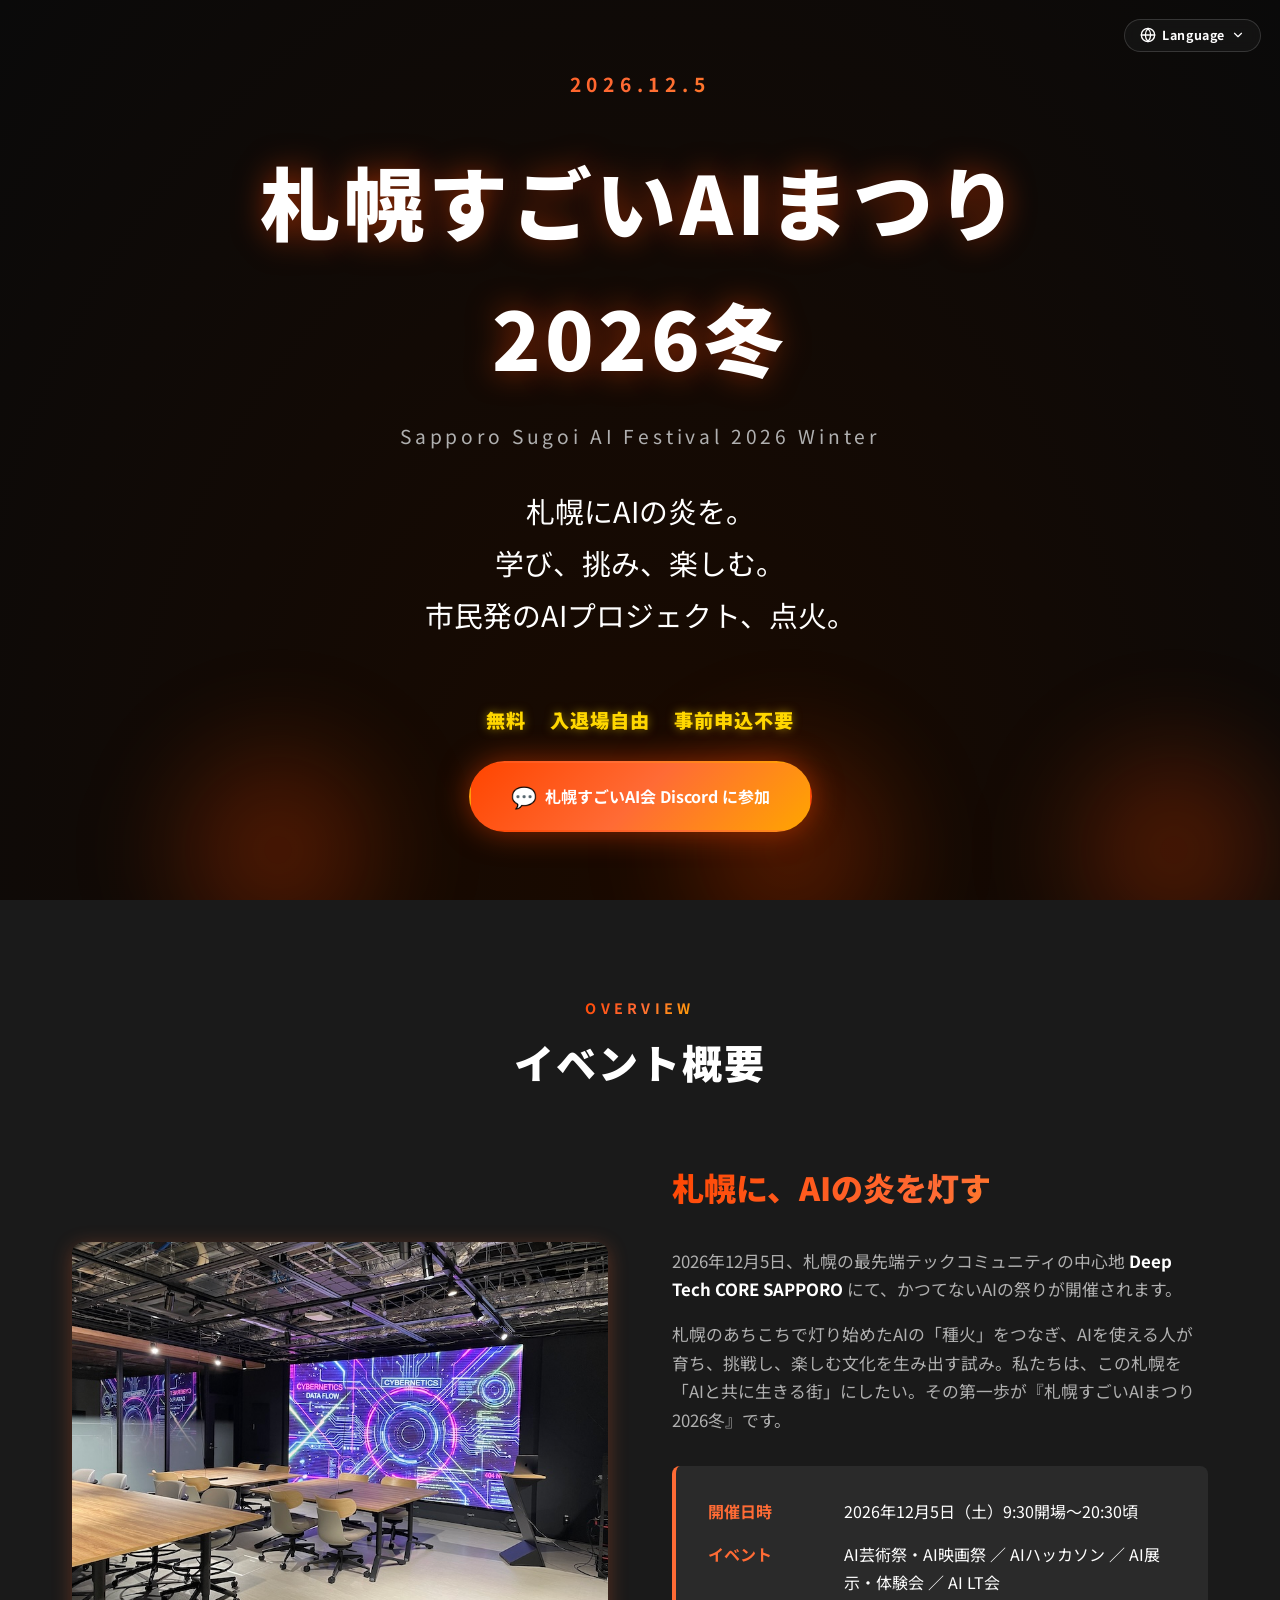
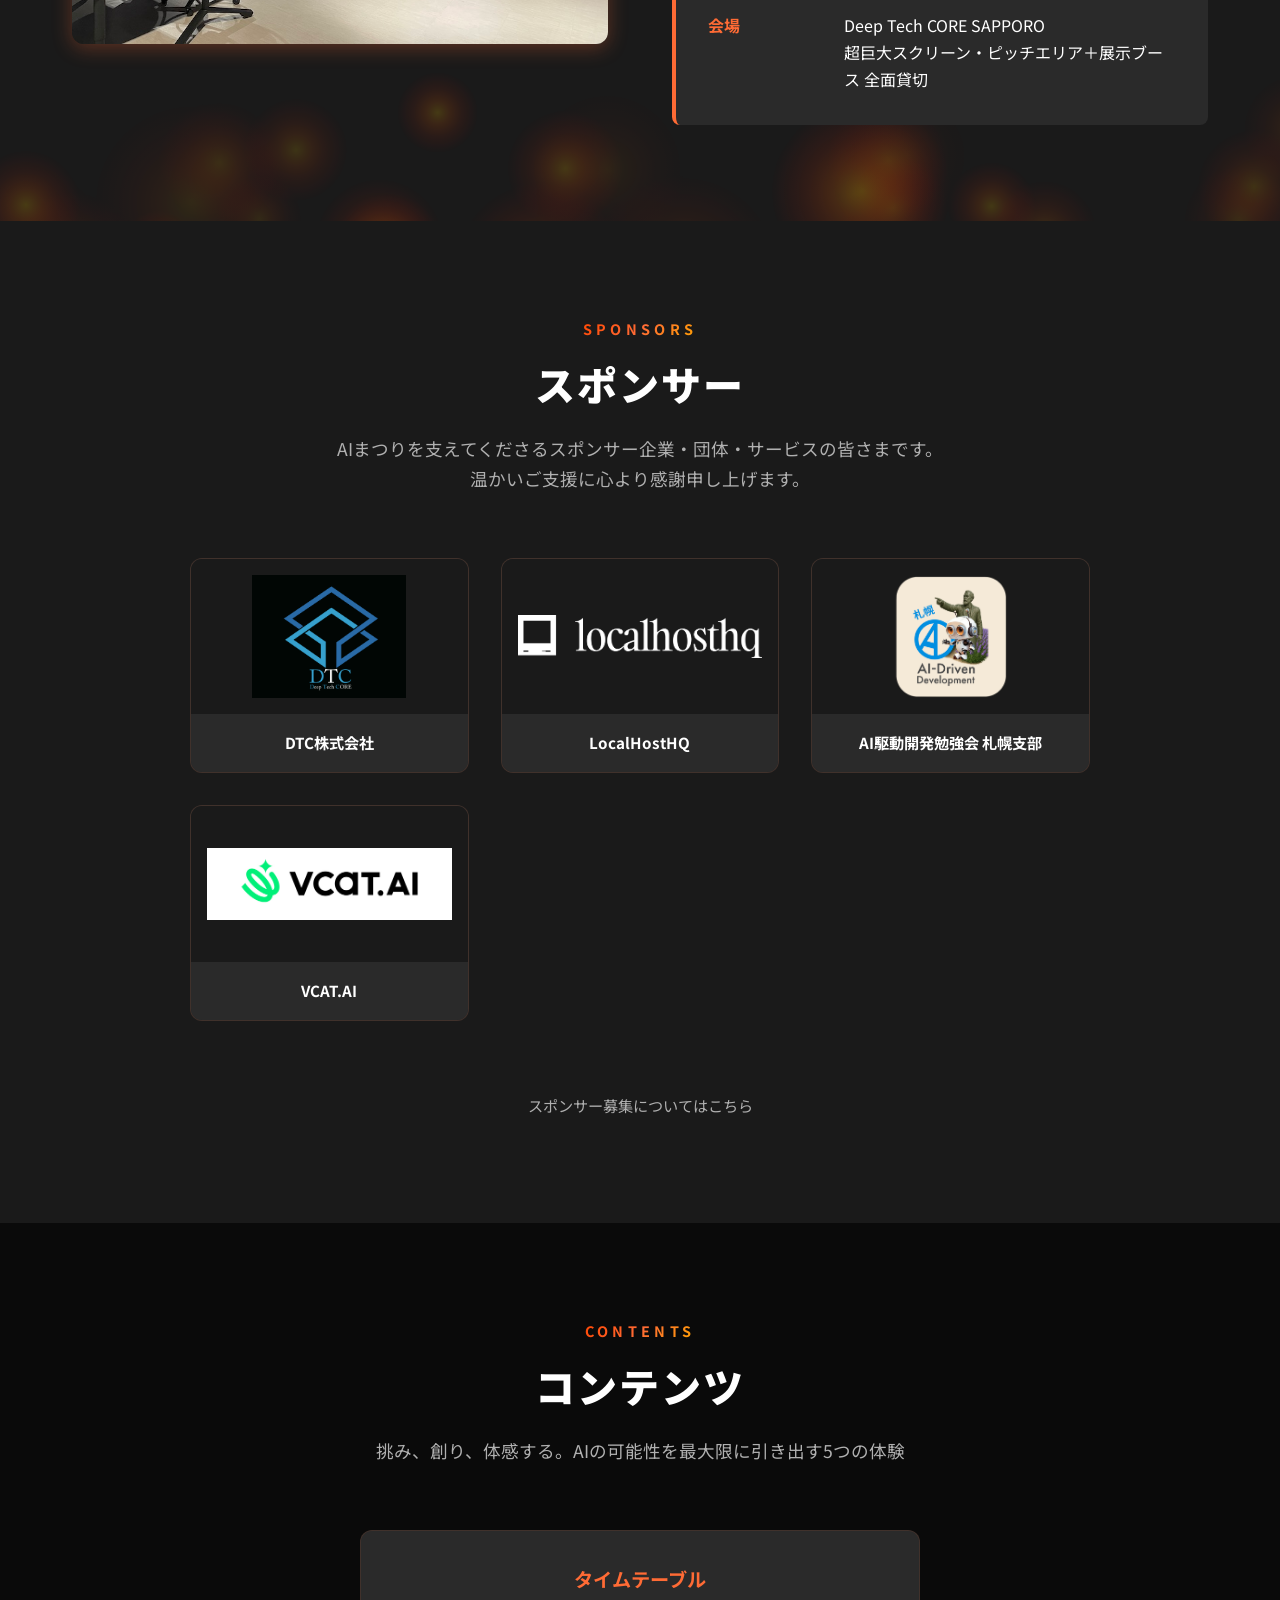
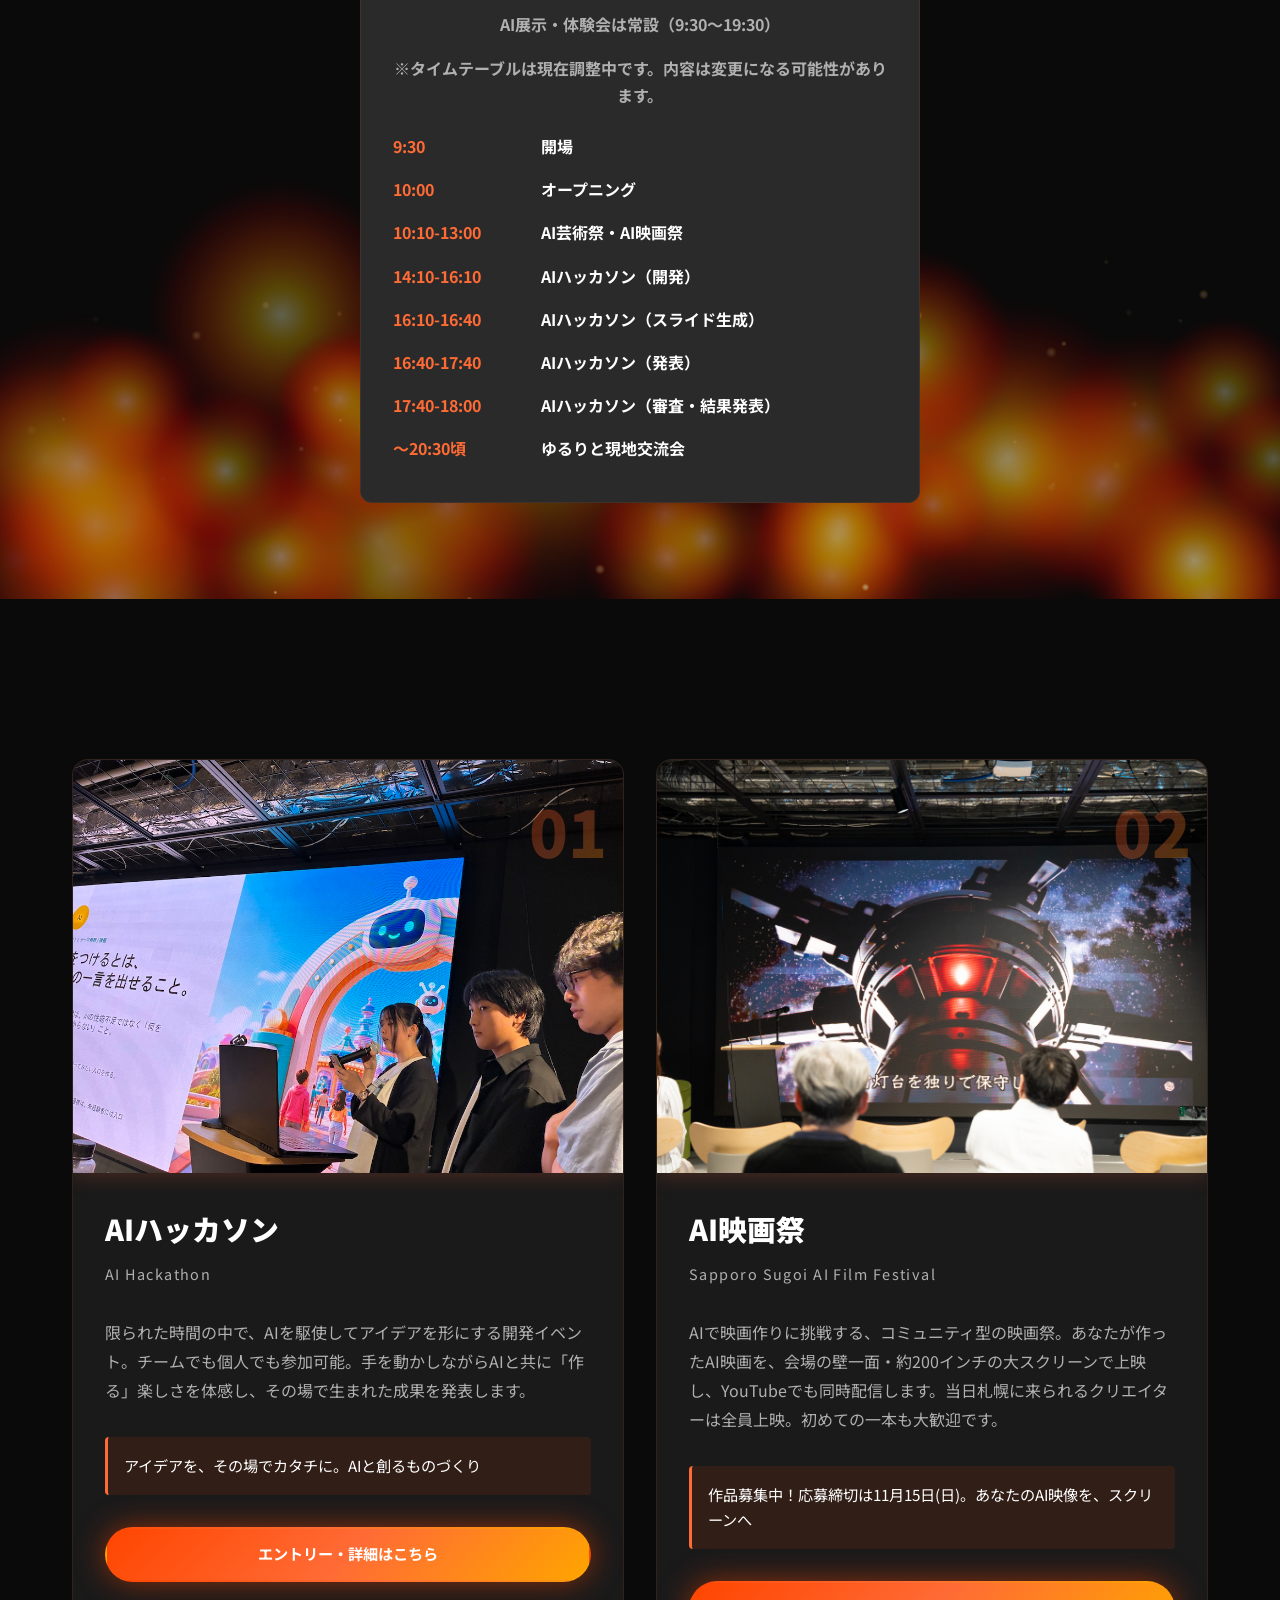
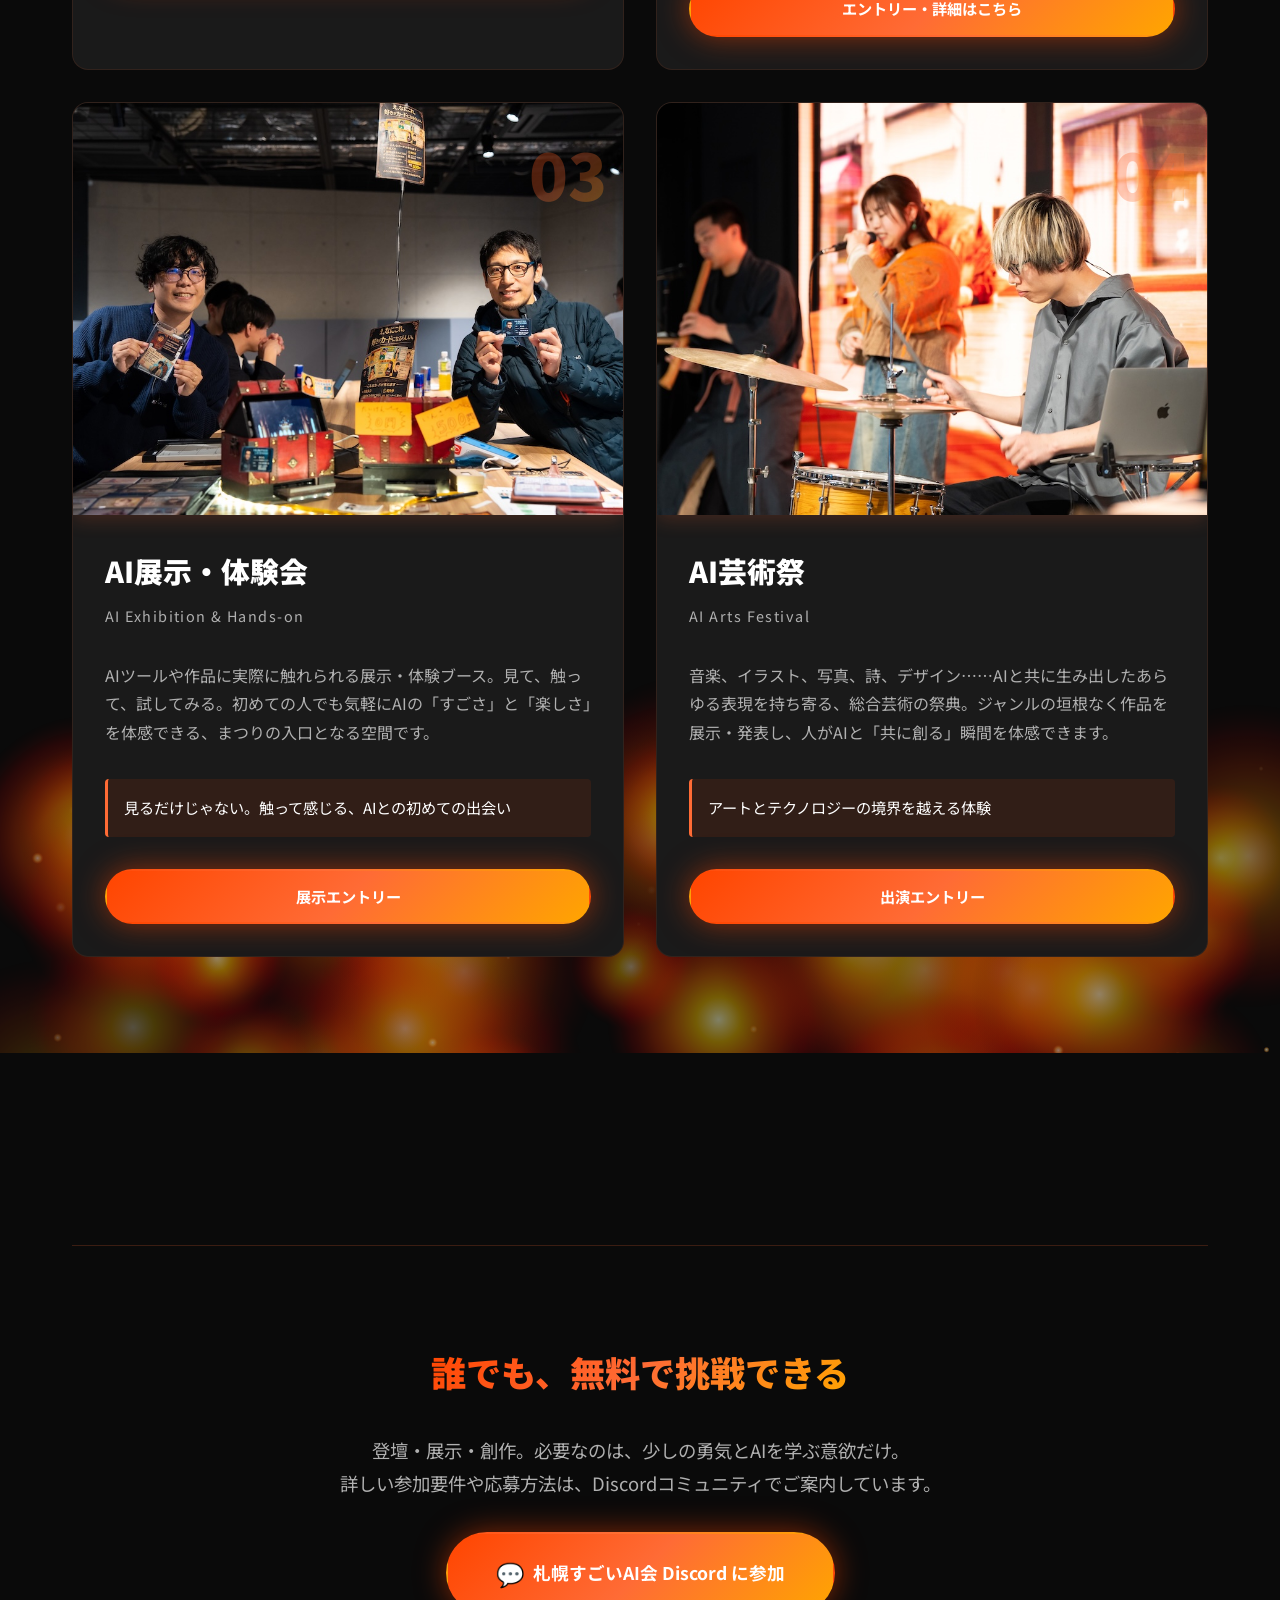
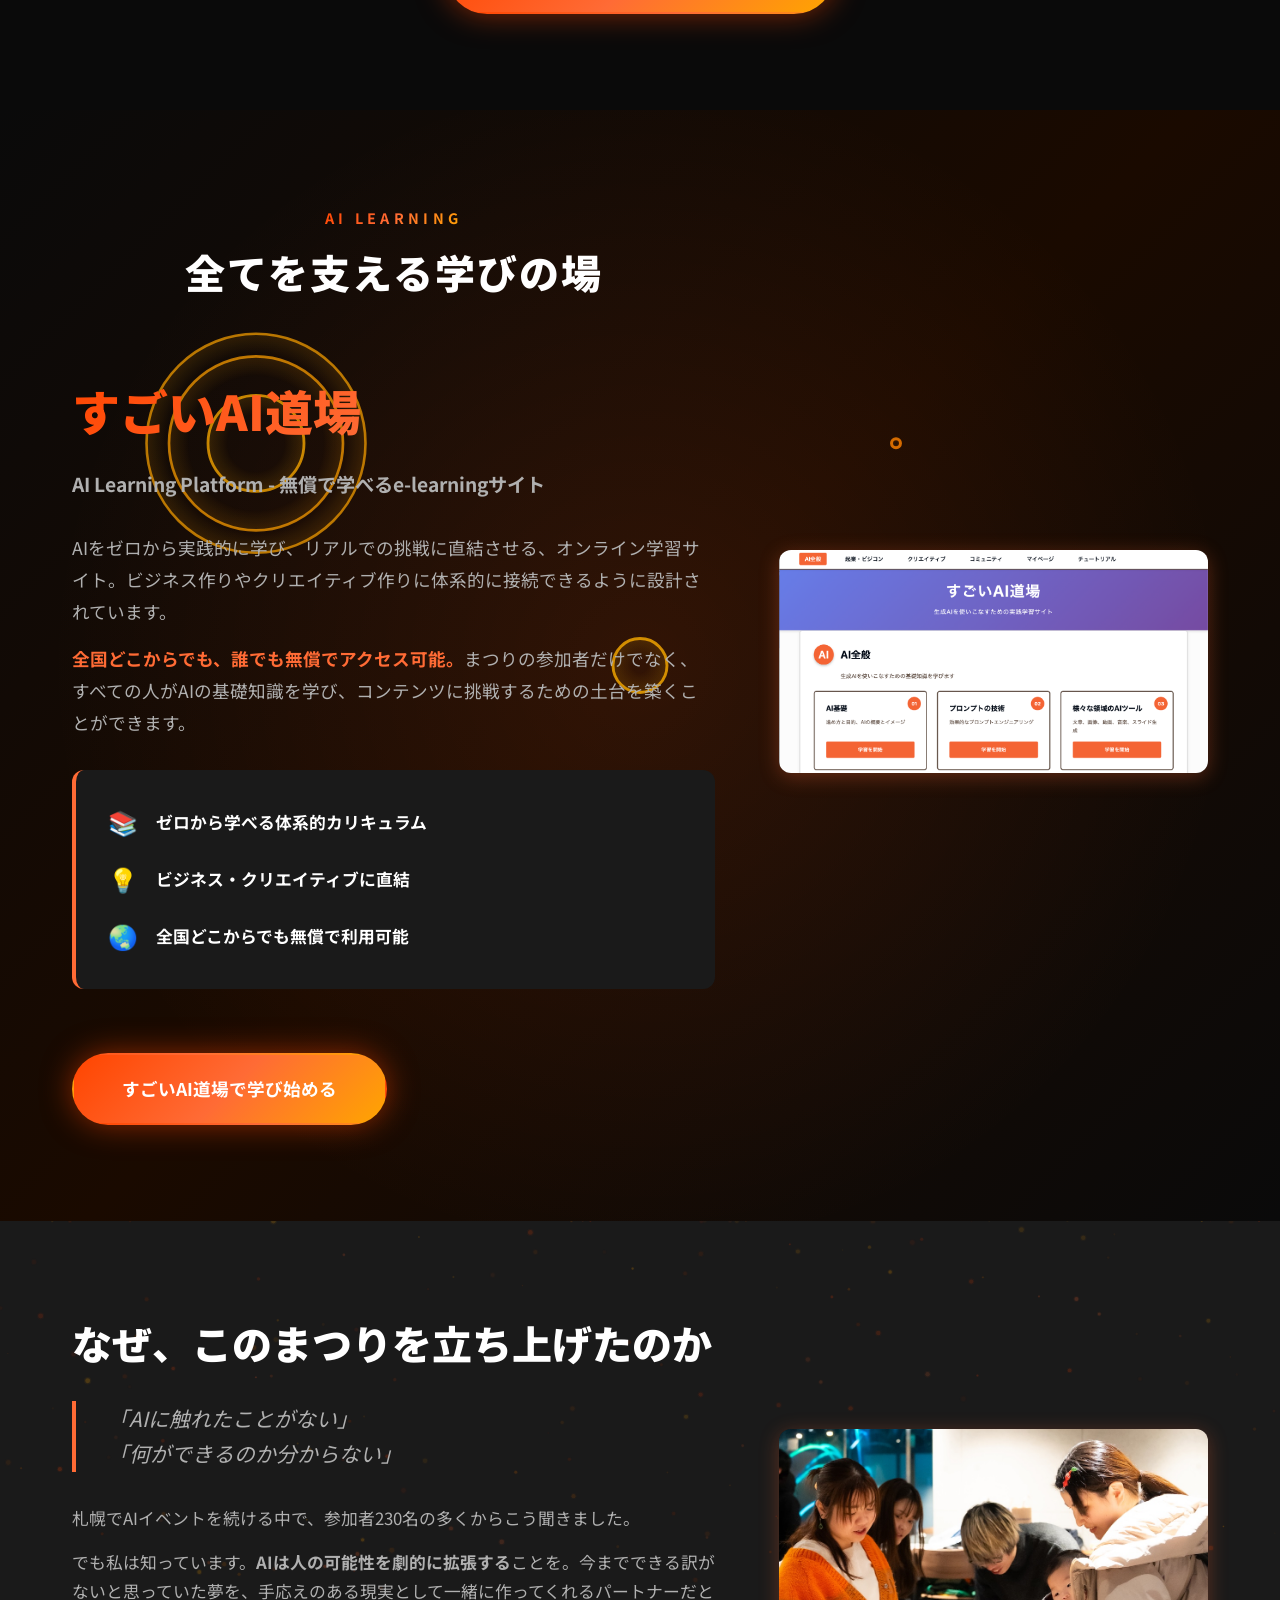
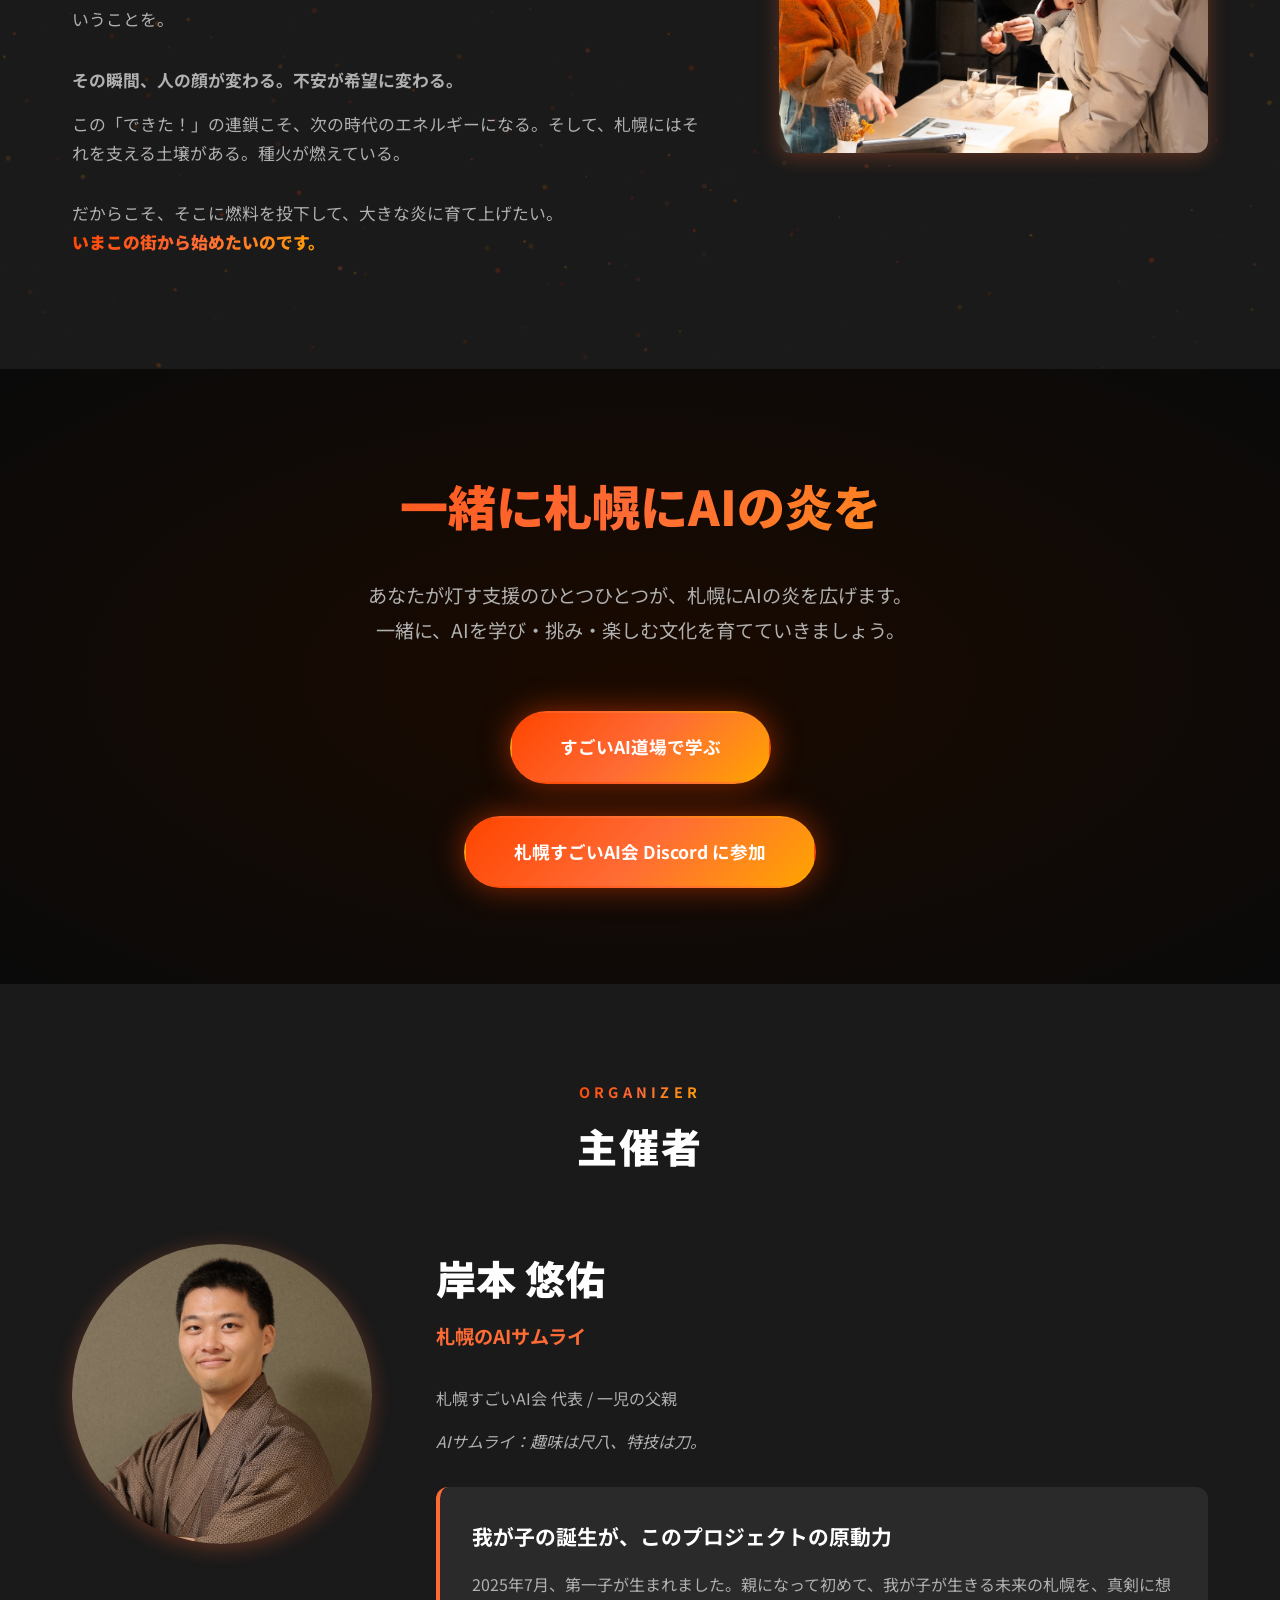
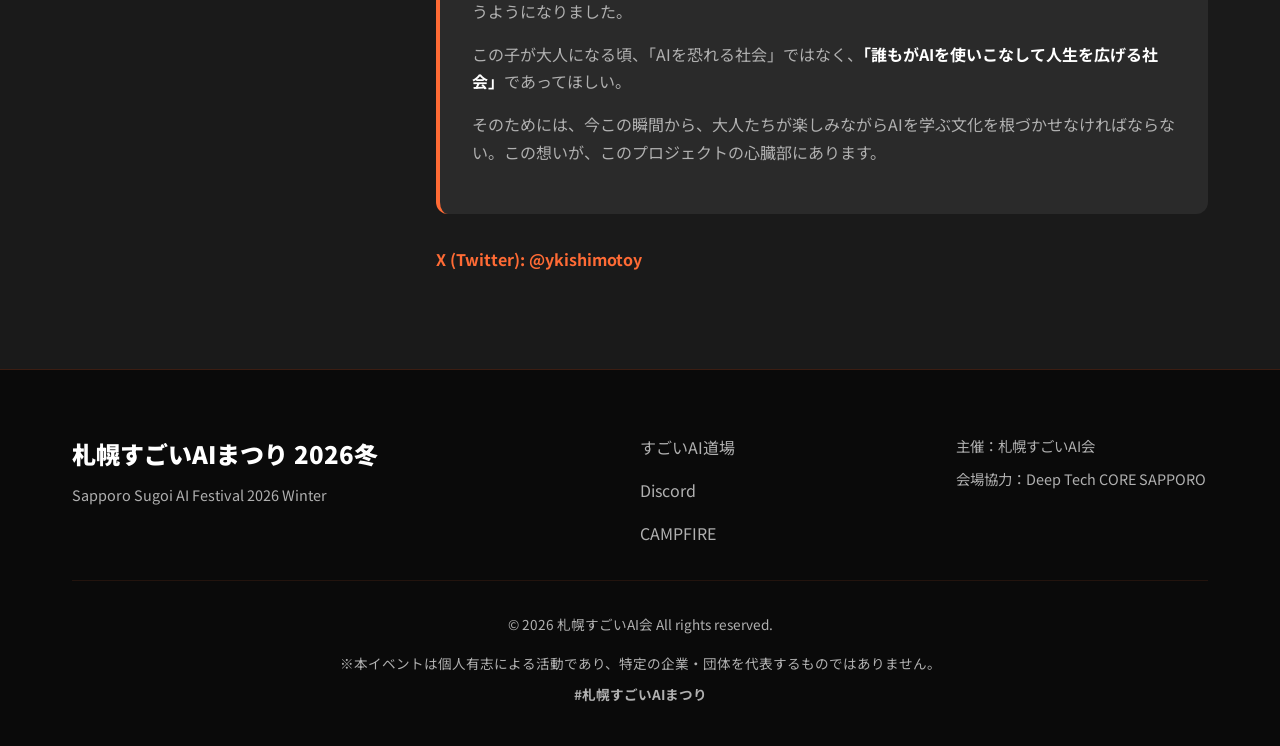
<file: index.html>
<!DOCTYPE html>
<html lang="ja">
<head>
    <meta charset="UTF-8">
    <meta name="viewport" content="width=device-width, initial-scale=1.0">
    <title>札幌すごいAIまつり 2026冬 | 2026.12.5 開催</title>
    <meta name="description" content="2026年12月5日、札幌にAIの炎を。学び、挑み、楽しむ。市民発のAIプロジェクト、点火。">
    <!-- OGP Tags for Zenn and Social Media -->
    <meta property="og:title" content="札幌すごいAIまつり 2026冬 | 2026.12.5 開催">
    <meta property="og:description" content="2026年12月5日、札幌にAIの炎を。学び、挑み、楽しむ。市民発のAIプロジェクト、点火。">
    <meta property="og:type" content="website">
    <meta property="og:url" content="https://matsuri.sugoiai.org/">
    <meta property="og:site_name" content="札幌すごいAIまつり 2026冬">
    <meta property="og:image" content="https://matsuri.sugoiai.org/images/fire.png">
    <meta property="og:image:width" content="500">
    <meta property="og:image:height" content="500">
    <meta property="og:locale" content="ja_JP">
    <!-- Twitter Card Tags -->
    <meta name="twitter:card" content="summary">
    <meta name="twitter:title" content="札幌すごいAIまつり 2026冬 | 2026.12.5 開催">
    <meta name="twitter:description" content="2026年12月5日、札幌にAIの炎を。学び、挑み、楽しむ。市民発のAIプロジェクト、点火。">
    <meta name="twitter:image" content="https://matsuri.sugoiai.org/images/fire.png">
    <!-- Favicon -->
    <link rel="icon" type="image/png" href="images/fire.png">
    <link rel="apple-touch-icon" href="images/fire.png">
    <link rel="stylesheet" href="style.css">
    <link rel="preconnect" href="https://fonts.googleapis.com">
    <link rel="preconnect" href="https://fonts.gstatic.com" crossorigin>
    <link href="https://fonts.googleapis.com/css2?family=Noto+Sans+JP:wght@400;700;900&display=swap" rel="stylesheet">
</head>
<body>
    <!-- Hero Section -->
    <section id="hero" class="hero">
        <div class="hero-background">
            <div class="flame-particle"></div>
            <div class="flame-particle"></div>
            <div class="flame-particle"></div>
        </div>
        <!-- 言語切替（heroに対して絶対配置：Languageボタン → プルダウン） -->
        <div class="lang-switcher" id="langSwitcher">
            <button type="button" class="lang-toggle" id="langToggle" aria-haspopup="true" aria-expanded="false" aria-controls="langMenu" aria-label="Language">
                <svg class="lang-toggle-icon" viewBox="0 0 24 24" width="16" height="16" aria-hidden="true" fill="none" stroke="currentColor" stroke-width="2" stroke-linecap="round" stroke-linejoin="round"><circle cx="12" cy="12" r="10"/><path d="M2 12h20"/><path d="M12 2a15.3 15.3 0 0 1 4 10 15.3 15.3 0 0 1-4 10 15.3 15.3 0 0 1-4-10 15.3 15.3 0 0 1 4-10z"/></svg>
                <span class="lang-toggle-label">Language</span>
                <svg class="lang-toggle-chevron" viewBox="0 0 24 24" width="14" height="14" aria-hidden="true" fill="none" stroke="currentColor" stroke-width="2" stroke-linecap="round" stroke-linejoin="round"><path d="m6 9 6 6 6-6"/></svg>
            </button>
            <ul class="lang-menu" id="langMenu" role="menu" aria-label="Language">
                <li role="none"><button type="button" class="lang-btn active" data-lang="ja" role="menuitemradio" aria-checked="true">日本語</button></li>
                <li role="none"><button type="button" class="lang-btn" data-lang="en" role="menuitemradio" aria-checked="false">English</button></li>
                <li role="none"><button type="button" class="lang-btn" data-lang="zh" role="menuitemradio" aria-checked="false">中文</button></li>
                <li role="none"><button type="button" class="lang-btn" data-lang="fr" role="menuitemradio" aria-checked="false">Français</button></li>
                <li role="none"><button type="button" class="lang-btn" data-lang="de" role="menuitemradio" aria-checked="false">Deutsch</button></li>
            </ul>
        </div>
        <div class="container hero-content">
            <div class="hero-date">2026.12.5</div>
            <h1 class="hero-title">
                <span class="title-main" data-i18n="hero.title_main">札幌すごいAIまつり<br>2026冬</span>
                <span class="title-sub" data-i18n="hero.title_sub">Sapporo Sugoi AI Festival 2026 Winter</span>
            </h1>
            <p class="hero-tagline" data-i18n="hero.tagline">札幌にAIの炎を。<br>学び、挑み、楽しむ。<br>市民発のAIプロジェクト、点火。</p>
            <div class="hero-info-badge">
                <span data-i18n="hero.badge1">無料</span>
                <span data-i18n="hero.badge2">入退場自由</span>
                <span data-i18n="hero.badge3">事前申込不要</span>
            </div>
            <div class="hero-cta">
                <a href="https://discord.gg/Ve2tQeN7cw" target="_blank" rel="noopener noreferrer" class="btn btn-primary">
                    <span class="btn-icon">💬</span>
                    <span class="btn-text" data-i18n="btn.discord">札幌すごいAI会 Discord に参加</span>
                </a>
            </div>
        </div>
    </section>

    <!-- Event Overview -->
    <section id="overview" class="section overview">
        <canvas id="flameCanvas" class="flame-canvas"></canvas>
        <div class="container">
            <div class="section-header">
                <h2 class="section-title">
                    <span class="title-en">OVERVIEW</span>
                    <span class="title-ja" data-i18n="overview.title">イベント概要</span>
                </h2>
            </div>
            <div class="overview-content">
                <div class="overview-main">
                    <img src="images/DTC.JPG" alt="Deep Tech CORE SAPPORO 会場" class="venue-image">
                    <div class="overview-text">
                        <h3 class="overview-subtitle" data-i18n="overview.subtitle">札幌に、AIの炎を灯す</h3>
                        <p data-i18n="overview.p1">2026年12月5日、札幌の最先端テックコミュニティの中心地 <strong>Deep Tech CORE SAPPORO</strong> にて、かつてないAIの祭りが開催されます。</p>
                        <p data-i18n="overview.p2">札幌のあちこちで灯り始めたAIの「種火」をつなぎ、AIを使える人が育ち、挑戦し、楽しむ文化を生み出す試み。私たちは、この札幌を「AIと共に生きる街」にしたい。その第一歩が『札幌すごいAIまつり 2026冬』です。</p>
                        <div class="event-info">
                            <div class="info-item">
                                <div class="info-label" data-i18n="overview.date_label">開催日時</div>
                                <div class="info-value" data-i18n="overview.date_value">2026年12月5日（土）9:30開場〜20:30頃</div>
                            </div>
                            <div class="info-item">
                                <div class="info-label" data-i18n="overview.event_label">イベント</div>
                                <div class="info-value" data-i18n="overview.event_value">AI芸術祭・AI映画祭 ／ AIハッカソン ／ AI展示・体験会 ／ AI LT会</div>
                            </div>
                            <div class="info-item">
                                <div class="info-label" data-i18n="overview.venue_label">会場</div>
                                <div class="info-value" data-i18n="overview.venue_value">Deep Tech CORE SAPPORO<br>超巨大スクリーン・ピッチエリア＋展示ブース 全面貸切</div>
                            </div>
                        </div>
                    </div>
                </div>
            </div>
        </div>
    </section>

    <!-- Sponsors Section -->
    <section id="sponsors" class="section sponsors">
        <div class="container">
            <div class="section-header">
                <h2 class="section-title">
                    <span class="title-en">SPONSORS</span>
                    <span class="title-ja" data-i18n="sponsors.title">スポンサー</span>
                </h2>
                <p class="section-description" data-i18n="sponsors.description">AIまつりを支えてくださるスポンサー企業・団体・サービスの皆さまです。<br>温かいご支援に心より感謝申し上げます。</p>
            </div>
            <div class="sponsors-grid">
                <!--
                <a href="https://www.nttd-mse.com/" target="_blank" rel="noopener" class="sponsor-card">
                    <div class="sponsor-logo">
                        <img src="images/NTTDMSE_logo.png" alt="株式会社NTTデータMSE">
                    </div>
                    <div class="sponsor-name" data-i18n="sponsor.nttdmse">株式会社NTTデータMSE</div>
                </a>
                -->
                <!--
                <a href="https://www.hp.com/jp-ja/home.html" target="_blank" rel="noopener" class="sponsor-card">
                    <div class="sponsor-logo">
                        <img src="images/HP.png" alt="株式会社日本HP">
                    </div>
                    <div class="sponsor-name" data-i18n="sponsor.hpjapan">株式会社日本HP</div>
                </a>
                -->
                <!--
                <a href="https://eques.co.jp" target="_blank" rel="noopener" class="sponsor-card">
                    <div class="sponsor-logo">
                        <img src="images/eques.png" alt="株式会社EQUES">
                    </div>
                    <div class="sponsor-name" data-i18n="sponsor.eques">株式会社EQUES</div>
                </a>
                -->
                <div class="sponsor-card">
                    <div class="sponsor-logo">
                        <img src="images/DTC_logo.png" alt="DTC株式会社">
                    </div>
                    <div class="sponsor-name" data-i18n="sponsor.dtc">DTC株式会社</div>
                </div>
                <a href="https://www.localhosthq.com/" target="_blank" rel="noopener" class="sponsor-card">
                    <div class="sponsor-logo">
                        <img src="images/localhosthq.png" alt="LocalHostHQ">
                    </div>
                    <div class="sponsor-name">LocalHostHQ</div>
                </a>
                <!--
                <a href="https://hanamii.jp" target="_blank" rel="noopener" class="sponsor-card">
                    <div class="sponsor-logo">
                        <img src="images/hanamii.png" alt="hanamii">
                    </div>
                    <div class="sponsor-name">hanamii</div>
                </a>
                -->
                <a href="https://aid.connpass.com/" target="_blank" rel="noopener" class="sponsor-card">
                    <div class="sponsor-logo">
                        <img src="images/aiddsapporo.png" alt="AI駆動開発勉強会 札幌支部">
                    </div>
                    <div class="sponsor-name">AI駆動開発勉強会 札幌支部</div>
                </a>
                <a href="https://vcat.ai/" target="_blank" rel="noopener" class="sponsor-card">
                    <div class="sponsor-logo">
                        <img src="images/vcatai.jpg" alt="VCAT.AI">
                    </div>
                    <div class="sponsor-name">VCAT.AI</div>
                </a>
                <!--
                <div class="sponsor-card">
                    <div class="sponsor-logo">
                        <span data-i18n="sponsor.sapporo_logo">札幌市</span>
                    </div>
                    <div class="sponsor-name" data-i18n="sponsor.sapporo">後援：札幌市</div>
                </div>
                -->
            </div>
            <div class="sponsors-link-wrapper">
                <a href="sponsors.html" class="btn-link" data-i18n="sponsors.link">スポンサー募集についてはこちら</a>
            </div>
        </div>
    </section>

    <!-- Contents -->
    <section id="programs" class="section programs">
        <canvas id="blazingFlameCanvas" class="blazing-flame-canvas"></canvas>
        <div class="container">
            <div class="section-header">
                <h2 class="section-title">
                    <span class="title-en">CONTENTS</span>
                    <span class="title-ja" data-i18n="contents.title">コンテンツ</span>
                </h2>
                <p class="section-description" data-i18n="contents.description">挑み、創り、体感する。AIの可能性を最大限に引き出す5つの体験</p>
            </div>
            <div class="contents-timetable">
                <h3 class="timetable-title" data-i18n="tt.title">タイムテーブル</h3>
                <p class="timetable-note" data-i18n="tt.note">AI展示・体験会は常設（9:30〜19:30）</p>
                <p class="timetable-note" data-i18n="tt.adjusting">※タイムテーブルは現在調整中です。内容は変更になる可能性があります。</p>
                <table class="event-schedule-table">
                    <tr><td>9:30</td><td data-i18n="tt.r1">開場</td></tr>
                    <tr><td>10:00</td><td data-i18n="tt.r2">オープニング</td></tr>
                    <tr><td>10:10-13:00</td><td data-i18n="tt.r3">AI芸術祭・AI映画祭</td></tr>
                    <tr><td>14:10-16:10</td><td data-i18n="tt.r4">AIハッカソン（開発）</td></tr>
                    <tr><td>16:10-16:40</td><td data-i18n="tt.r4b">AIハッカソン（スライド生成）</td></tr>
                    <tr><td>16:40-17:40</td><td data-i18n="tt.r5">AIハッカソン（発表）</td></tr>
                    <tr><td>17:40-18:00</td><td data-i18n="tt.r6">AIハッカソン（審査・結果発表）</td></tr>
                    <!-- AI LT会（コメントアウト中）
                    <tr><td data-i18n="tt.r7time">18:00頃</td><td data-i18n="tt.r7">AI LT会</td></tr>
                    -->
                    <tr><td data-i18n="tt.r8time">〜20:30頃</td><td data-i18n="tt.r8">ゆるりと現地交流会</td></tr>
                </table>
            </div>
        </div>
    </section>

    <!-- Content Cards -->
    <section id="program-cards" class="section programs">
        <canvas id="blazingFlameCanvas2" class="blazing-flame-canvas"></canvas>
        <div class="container">
            <div class="programs-grid">
                <!-- Program 1: AIハッカソン -->
                <div id="hack" class="program-card program-1">
                    <div class="program-number">01</div>
                    <img src="images/hack.JPG" alt="AIハッカソン" class="program-image">
                    <div class="program-content">
                        <h3 class="program-title" data-i18n="p1.title">AIハッカソン</h3>
                        <p class="program-subtitle">AI Hackathon</p>
                        <p class="program-description" data-i18n="p1.description">
                            限られた時間の中で、AIを駆使してアイデアを形にする開発イベント。チームでも個人でも参加可能。手を動かしながらAIと共に「作る」楽しさを体感し、その場で生まれた成果を発表します。
                        </p>
                        <div class="program-highlight" data-i18n="p1.highlight">
                            アイデアを、その場でカタチに。AIと創るものづくり
                        </div>
                        <div class="program-entry">
                            <a href="https://hack-2026-winter.sugoiai.org/" target="_blank" rel="noopener noreferrer" class="btn btn-primary btn-entry">
                                <span class="btn-text" data-i18n="btn.entry">エントリー・詳細はこちら</span>
                            </a>
                        </div>
                    </div>
                </div>

                <!-- Program 2: AI映画祭 -->
                <div id="film" class="program-card program-2">
                    <div class="program-number">02</div>
                    <img src="images/dtceiga.jpg" alt="AI映画祭" class="program-image">
                    <div class="program-content">
                        <h3 class="program-title" data-i18n="p2.title">AI映画祭</h3>
                        <p class="program-subtitle">Sapporo Sugoi AI Film Festival</p>
                        <p class="program-description" data-i18n="p2.description">
                            AIで映画作りに挑戦する、コミュニティ型の映画祭。あなたが作ったAI映画を、会場の壁一面・約200インチの大スクリーンで上映し、YouTubeでも同時配信します。当日札幌に来られるクリエイターは全員上映。初めての一本も大歓迎です。
                        </p>
                        <div class="program-highlight" data-i18n="p2.highlight">
                            作品募集中！応募締切は11月15日(日)。あなたのAI映像を、スクリーンへ
                        </div>
                        <div class="program-entry">
                            <a href="https://film-2026-winter.sugoiai.org/" target="_blank" rel="noopener noreferrer" class="btn btn-primary btn-entry">
                                <span class="btn-text" data-i18n="btn.entry">エントリー・詳細はこちら</span>
                            </a>
                        </div>
                    </div>
                </div>

                <!-- Program 3: AI展示・体験会 -->
                <div id="expo" class="program-card program-3">
                    <div class="program-number">03</div>
                    <img src="images/tenji.jpg" alt="AI展示・体験会" class="program-image">
                    <div class="program-content">
                        <h3 class="program-title" data-i18n="p3.title">AI展示・体験会</h3>
                        <p class="program-subtitle">AI Exhibition & Hands-on</p>
                        <p class="program-description" data-i18n="p3.description">
                            AIツールや作品に実際に触れられる展示・体験ブース。見て、触って、試してみる。初めての人でも気軽にAIの「すごさ」と「楽しさ」を体感できる、まつりの入口となる空間です。
                        </p>
                        <div class="program-highlight" data-i18n="p3.highlight">
                            見るだけじゃない。触って感じる、AIとの初めての出会い
                        </div>
                        <div class="program-entry">
                            <a href="https://docs.google.com/forms/d/e/1FAIpQLSfJ-gbfF4fMNcMsBNm0LsDsIBVl7chsv9lqkYKZ22AEvlkrOg/viewform?usp=publish-editor" target="_blank" rel="noopener noreferrer" class="btn btn-primary btn-entry">
                                <span class="btn-text" data-i18n="p3.entry">展示エントリー</span>
                            </a>
                        </div>
                    </div>
                </div>

                <!-- Program 4: AI芸術祭 -->
                <div id="art" class="program-card program-4">
                    <div class="program-number">04</div>
                    <img src="images/art.jpg" alt="AI芸術祭" class="program-image">
                    <div class="program-content">
                        <h3 class="program-title" data-i18n="p4.title">AI芸術祭</h3>
                        <p class="program-subtitle">AI Arts Festival</p>
                        <p class="program-description" data-i18n="p4.description">
                            音楽、イラスト、写真、詩、デザイン……AIと共に生み出したあらゆる表現を持ち寄る、総合芸術の祭典。ジャンルの垣根なく作品を展示・発表し、人がAIと「共に創る」瞬間を体感できます。
                        </p>
                        <div class="program-highlight" data-i18n="p4.highlight">
                            アートとテクノロジーの境界を越える体験
                        </div>
                        <div class="program-entry">
                            <a href="https://docs.google.com/forms/d/e/1FAIpQLSdQibYLGEHnqledprLBGC6LqTnjnFS2f2-uyJSUU-mUFTdxAQ/viewform?usp=publish-editor" target="_blank" rel="noopener noreferrer" class="btn btn-primary btn-entry">
                                <span class="btn-text" data-i18n="p4.entry">出演エントリー</span>
                            </a>
                        </div>
                    </div>
                </div>

                <!-- Program 5: AI LT会 (コメントアウト中)
                <div id="lt" class="program-card program-5">
                    <div class="program-number">05</div>
                    <img src="images/community.jpg" alt="AI LT会" class="program-image">
                    <div class="program-content">
                        <h3 class="program-title" data-i18n="p5.title">AI LT会</h3>
                        <p class="program-subtitle">AI Lightning Talks</p>
                        <p class="program-description" data-i18n="p5.description">
                            日頃のAI活動や挑戦、学びを、5分間のライトニングトークで発表する場。初心者からベテランまで、誰もが登壇者になれます。仲間の挑戦に刺激を受け、次の一歩を踏み出すきっかけが生まれます。
                        </p>
                        <div class="program-highlight" data-i18n="p5.highlight">
                            あなたのAI体験を、みんなにシェアしよう
                        </div>
                        <div class="program-entry">
                            <a href="https://sapporo-sugoi-ai.connpass.com/event/407539/" target="_blank" rel="noopener noreferrer" class="btn btn-primary btn-entry">
                                <span class="btn-text" data-i18n="p5.entry">発表エントリー</span>
                            </a>
                        </div>
                    </div>
                </div>
                -->
            </div>
        </div>
    </section>

    <!-- Participation & Fish Art -->
    <section id="participation" class="section programs">
        <div class="container">
            <div class="programs-participation">
                <div class="participation-content">
                    <h3 class="participation-title" data-i18n="participation.title">誰でも、無料で挑戦できる</h3>
                    <p class="participation-description" data-i18n="participation.description">登壇・展示・創作。必要なのは、少しの勇気とAIを学ぶ意欲だけ。<br>詳しい参加要件や応募方法は、Discordコミュニティでご案内しています。</p>
                    <a href="https://discord.gg/Ve2tQeN7cw" target="_blank" rel="noopener noreferrer" class="btn btn-primary btn-large">
                        <span class="btn-icon">💬</span>
                        <span class="btn-text" data-i18n="btn.discord">札幌すごいAI会 Discord に参加</span>
                    </a>
                </div>
            </div>

            <!--
            <div class="fish-art-collection">
                <div class="fish-art-content">
                    <div class="fish-art-icon">🐟</div>
                    <h3 id="fish-art" class="fish-art-title">魚の絵を募集中！</h3>
                    <div class="fish-art-video">
                        <iframe
                            src="https://www.youtube.com/embed/g9D3o8O7LR4"
                            title="魚の絵募集について"
                            frameborder="0"
                            allow="accelerometer; autoplay; clipboard-write; encrypted-media; gyroscope; picture-in-picture; web-share"
                            allowfullscreen>
                        </iframe>
                    </div>
                    <p class="fish-art-description">
                        あなたが描いた魚の絵を写真に撮ってメールで送ってください。<br>
                        会場の大画面で、みんなの魚が海を泳ぐアニメーション展示になります！
                    </p>
                    <a href="mailto:info@sugoiai.org?subject=魚の絵を送ります&body=魚の絵を送ります。%0A%0A※送付いただいた作品は展示・活動報告等に使用する場合があります（個人情報は掲載いたしません）。%0A※送付をもって、公式サイト記載の内容にご同意いただいたものといたします。%0A※詳細は公式サイト（https://matsuri.sugoiai.org/）をご確認ください。" class="btn btn-secondary btn-large">
                        <span class="btn-icon">📧</span>
                        <span class="btn-text">魚の絵を送る（メール）</span>
                    </a>
                    <p class="fish-art-notes">
                        ※締切は8月16日(日)です<br>
                        ※画材・用紙サイズ自由（1枚からOK、何枚でも歓迎です）<br>
                        ※作品名や個人情報の掲載は行いません<br>
                        ※送付いただいた作品は、札幌すごいAIまつり 2026冬および今後の関連イベントにおいて、展示・AI動画化・活動報告・広報（Web/SNS/印刷物/動画等）に使用させていただく場合があります。<br>
                        ※作品の送付をもって、上記の使用に同意いただいたものとみなします。
                    </p>
                </div>
            </div>
            -->
        </div>
    </section>

    <!-- AI Dojo Section -->
    <section id="ai-dojo" class="section ai-dojo">
        <canvas id="rippleCanvas" class="ripple-canvas"></canvas>
        <div class="container">
            <div class="dojo-content">
                <div class="dojo-text">
                    <div class="section-header">
                        <h2 class="section-title">
                            <span class="title-en">AI LEARNING</span>
                            <span class="title-ja" data-i18n="dojo.title">全てを支える学びの場</span>
                        </h2>
                    </div>
                    <h3 class="dojo-name" data-i18n="dojo.name">すごいAI道場</h3>
                    <p class="dojo-subtitle" data-i18n="dojo.subtitle">AI Learning Platform - 無償で学べるe-learningサイト</p>
                    <p class="dojo-description" data-i18n="dojo.p1">
                        AIをゼロから実践的に学び、リアルでの挑戦に直結させる、オンライン学習サイト。ビジネス作りやクリエイティブ作りに体系的に接続できるように設計されています。
                    </p>
                    <p class="dojo-description" data-i18n="dojo.p2">
                        <strong>全国どこからでも、誰でも無償でアクセス可能。</strong>まつりの参加者だけでなく、すべての人がAIの基礎知識を学び、コンテンツに挑戦するための土台を築くことができます。
                    </p>
                    <div class="dojo-features">
                        <div class="dojo-feature">
                            <span class="feature-icon">📚</span>
                            <span class="feature-text" data-i18n="dojo.feature1">ゼロから学べる体系的カリキュラム</span>
                        </div>
                        <div class="dojo-feature">
                            <span class="feature-icon">💡</span>
                            <span class="feature-text" data-i18n="dojo.feature2">ビジネス・クリエイティブに直結</span>
                        </div>
                        <div class="dojo-feature">
                            <span class="feature-icon">🌏</span>
                            <span class="feature-text" data-i18n="dojo.feature3">全国どこからでも無償で利用可能</span>
                        </div>
                    </div>
                    <a href="https://dojo.sugoiai.org/index.html" target="_blank" rel="noopener noreferrer" class="btn btn-primary btn-large dojo-cta">
                        <span class="btn-text" data-i18n="dojo.cta">すごいAI道場で学び始める</span>
                    </a>
                </div>
                <div class="dojo-image">
                    <img src="images/すごいAI道場.png" alt="すごいAI道場 学習サイト" class="dojo-site-image">
                </div>
            </div>
        </div>
    </section>

    <!-- Value Proposition -->
    <section id="value" class="section value-proposition">
        <canvas id="sandstormCanvas" class="sandstorm-canvas"></canvas>
        <div class="container">
            <div class="value-content">
                <div class="value-text">
                    <h2 class="value-title" data-i18n="value.title">なぜ、このまつりを立ち上げたのか</h2>
                    <blockquote class="value-quote" data-i18n="value.quote">
                        「AIに触れたことがない」<br>
                        「何ができるのか分からない」
                    </blockquote>
                    <p data-i18n="value.p1">札幌でAIイベントを続ける中で、参加者230名の多くからこう聞きました。</p>
                    <p data-i18n="value.p2">でも私は知っています。<strong>AIは人の可能性を劇的に拡張する</strong>ことを。今までできる訳がないと思っていた夢を、手応えのある現実として一緒に作ってくれるパートナーだということを。</p>
                    <p class="value-emphasis" data-i18n="value.emphasis">その瞬間、人の顔が変わる。不安が希望に変わる。</p>
                    <p data-i18n="value.p3">この「できた！」の連鎖こそ、次の時代のエネルギーになる。そして、札幌にはそれを支える土壌がある。種火が燃えている。</p>
                    <p class="value-cta-text" data-i18n="value.cta">だからこそ、そこに燃料を投下して、大きな炎に育て上げたい。<br><strong>いまこの街から始めたいのです。</strong></p>
                </div>
                <div class="value-image">
                    <img src="images/booth.jpg" alt="イベント参加者の様子" class="value-photo">
                </div>
            </div>
        </div>
    </section>

    <!-- CTA Section -->
    <section id="cta" class="section cta-section">
        <div class="container">
            <div class="cta-content">
                <h2 class="cta-title" data-i18n="cta.title">一緒に札幌にAIの炎を</h2>
                <p class="cta-description" data-i18n="cta.description">あなたが灯す支援のひとつひとつが、札幌にAIの炎を広げます。<br>一緒に、AIを学び・挑み・楽しむ文化を育てていきましょう。</p>
                <div class="cta-buttons">
                    <a href="https://dojo.sugoiai.org/index.html" target="_blank" rel="noopener noreferrer" class="btn btn-primary btn-large">
                        <span class="btn-text" data-i18n="cta.dojo_btn">すごいAI道場で学ぶ</span>
                    </a>
                    <a href="https://discord.gg/Ve2tQeN7cw" target="_blank" rel="noopener noreferrer" class="btn btn-primary btn-large">
                        <span class="btn-text" data-i18n="btn.discord">札幌すごいAI会 Discord に参加</span>
                    </a>
                </div>
            </div>
        </div>
    </section>

    <!-- Organizer -->
    <section id="organizer" class="section organizer">
        <div class="container">
            <div class="section-header">
                <h2 class="section-title">
                    <span class="title-en">ORGANIZER</span>
                    <span class="title-ja" data-i18n="organizer.title">主催者</span>
                </h2>
            </div>
            <div class="organizer-content">
                <div class="organizer-image">
                    <img src="images/メイン正方形.JPG" alt="岸本悠佑 - 札幌のAIサムライ" class="organizer-photo">
                </div>
                <div class="organizer-info">
                    <h3 class="organizer-name" data-i18n="organizer.name">岸本 悠佑</h3>
                    <p class="organizer-title" data-i18n="organizer.role">札幌のAIサムライ</p>
                    <div class="organizer-bio">
                        <p data-i18n="organizer.bio1">札幌すごいAI会 代表 / 一児の父親</p>
                        <p class="organizer-note" data-i18n="organizer.bio2">AIサムライ：趣味は尺八、特技は刀。</p>
                    </div>
                    <div class="organizer-message">
                        <h4 data-i18n="organizer.msg_title">我が子の誕生が、このプロジェクトの原動力</h4>
                        <p data-i18n="organizer.msg_p1">2025年7月、第一子が生まれました。親になって初めて、我が子が生きる未来の札幌を、真剣に想うようになりました。</p>
                        <p data-i18n="organizer.msg_p2">この子が大人になる頃、「AIを恐れる社会」ではなく、<strong>「誰もがAIを使いこなして人生を広げる社会」</strong>であってほしい。</p>
                        <p data-i18n="organizer.msg_p3">そのためには、今この瞬間から、大人たちが楽しみながらAIを学ぶ文化を根づかせなければならない。この想いが、このプロジェクトの心臓部にあります。</p>
                    </div>
                    <div class="organizer-social">
                        <a href="https://twitter.com/ykishimotoy" target="_blank" rel="noopener noreferrer" class="social-link">
                            X (Twitter): @ykishimotoy
                        </a>
                    </div>
                </div>
            </div>
        </div>
    </section>

    <!-- Footer -->
    <footer class="footer">
        <div class="container">
            <div class="footer-content">
                <div class="footer-logo">
                    <h3 data-i18n="footer.logo_title">札幌すごいAIまつり 2026冬</h3>
                    <p data-i18n="footer.logo_sub">Sapporo Sugoi AI Festival 2026 Winter</p>
                </div>
                <div class="footer-links">
                    <a href="https://dojo.sugoiai.org/index.html" target="_blank" rel="noopener noreferrer" data-i18n="footer.dojo">すごいAI道場</a>
                    <a href="https://discord.gg/Ve2tQeN7cw" target="_blank" rel="noopener noreferrer">Discord</a>
                    <a href="https://camp-fire.jp/projects/892256/view" target="_blank" rel="noopener noreferrer">CAMPFIRE</a>
                </div>
                <div class="footer-info">
                    <p data-i18n="footer.organizer">主催：札幌すごいAI会</p>
                    <p data-i18n="footer.venue">会場協力：Deep Tech CORE SAPPORO</p>
                </div>
            </div>
            <div class="footer-bottom">
                <p data-i18n="footer.copyright">&copy; 2026 札幌すごいAI会 All rights reserved.</p>
                <p class="footer-disclaimer" data-i18n="footer.disclaimer">※本イベントは個人有志による活動であり、特定の企業・団体を代表するものではありません。</p>
                <p class="footer-hashtag">#札幌すごいAIまつり</p>
            </div>
        </div>
    </footer>

    <script src="script.js"></script>
    <script src="i18n.js"></script>
</body>
</html>
</file>
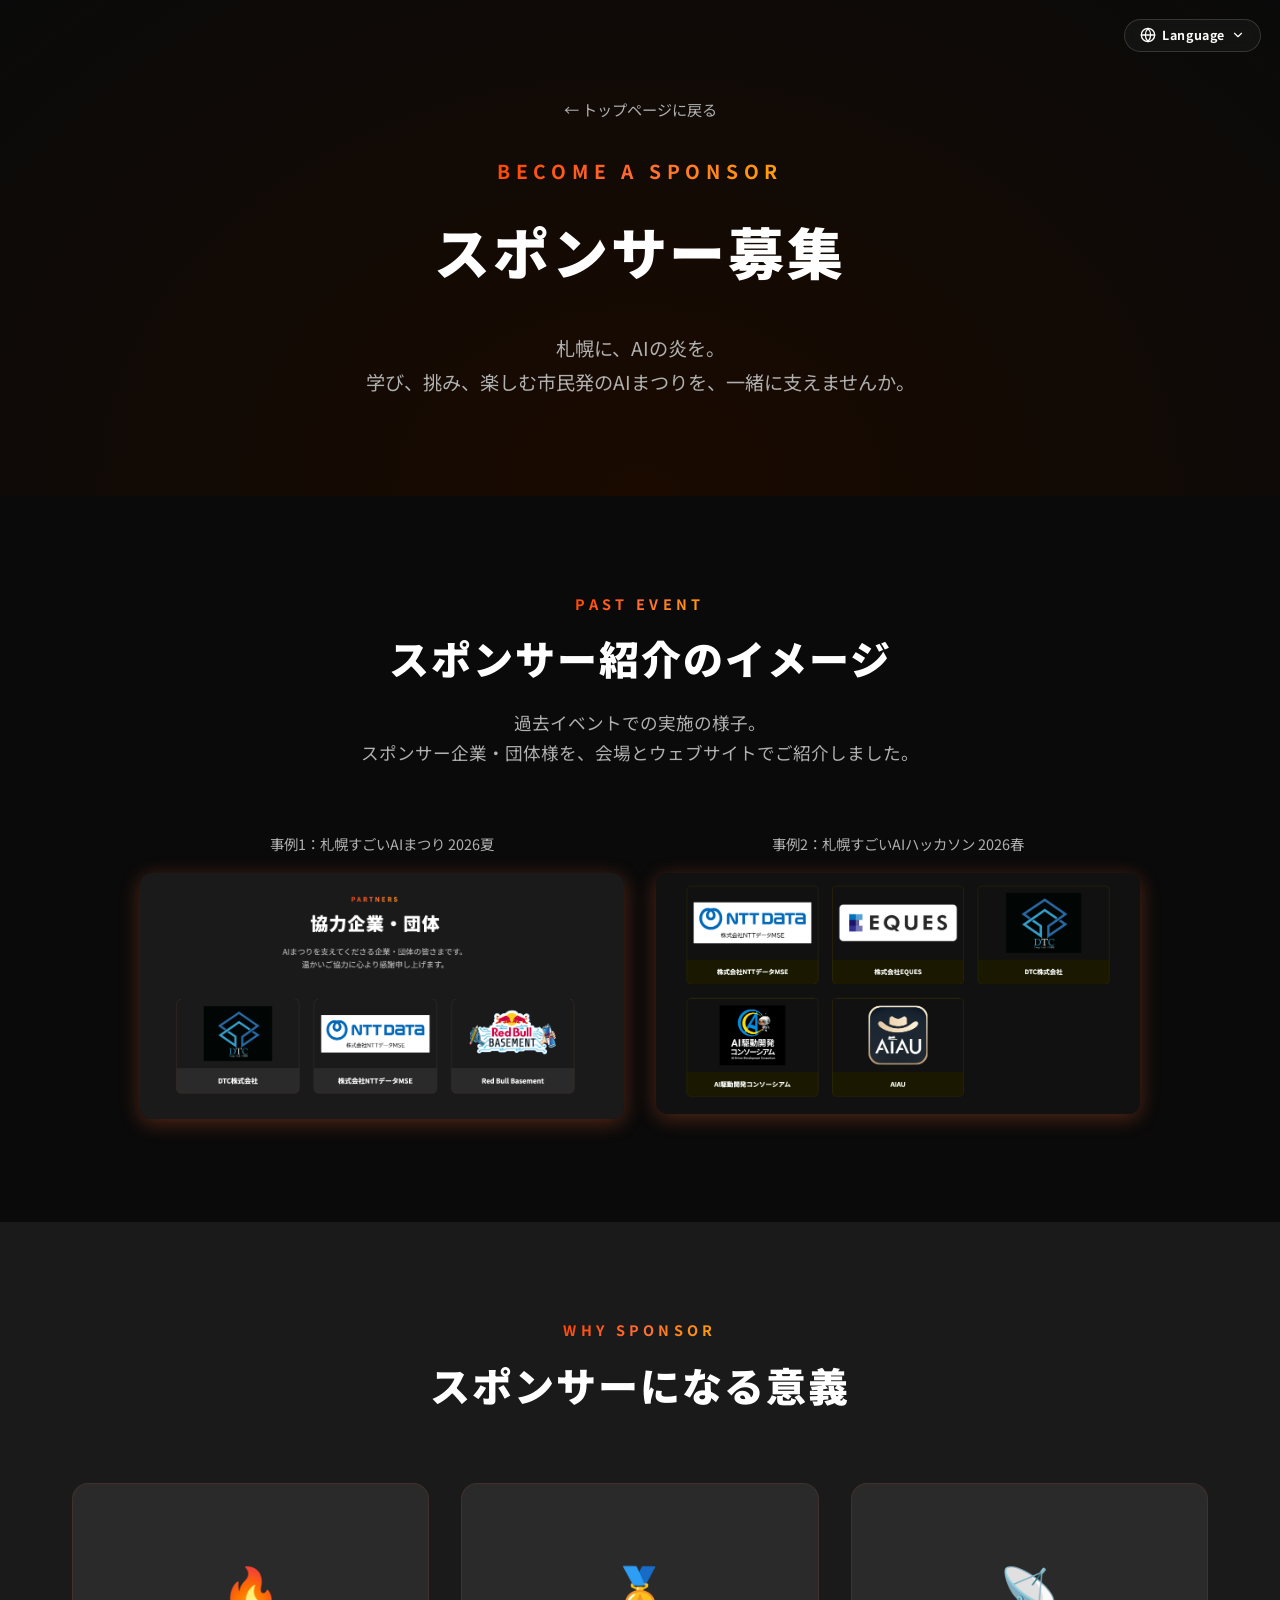
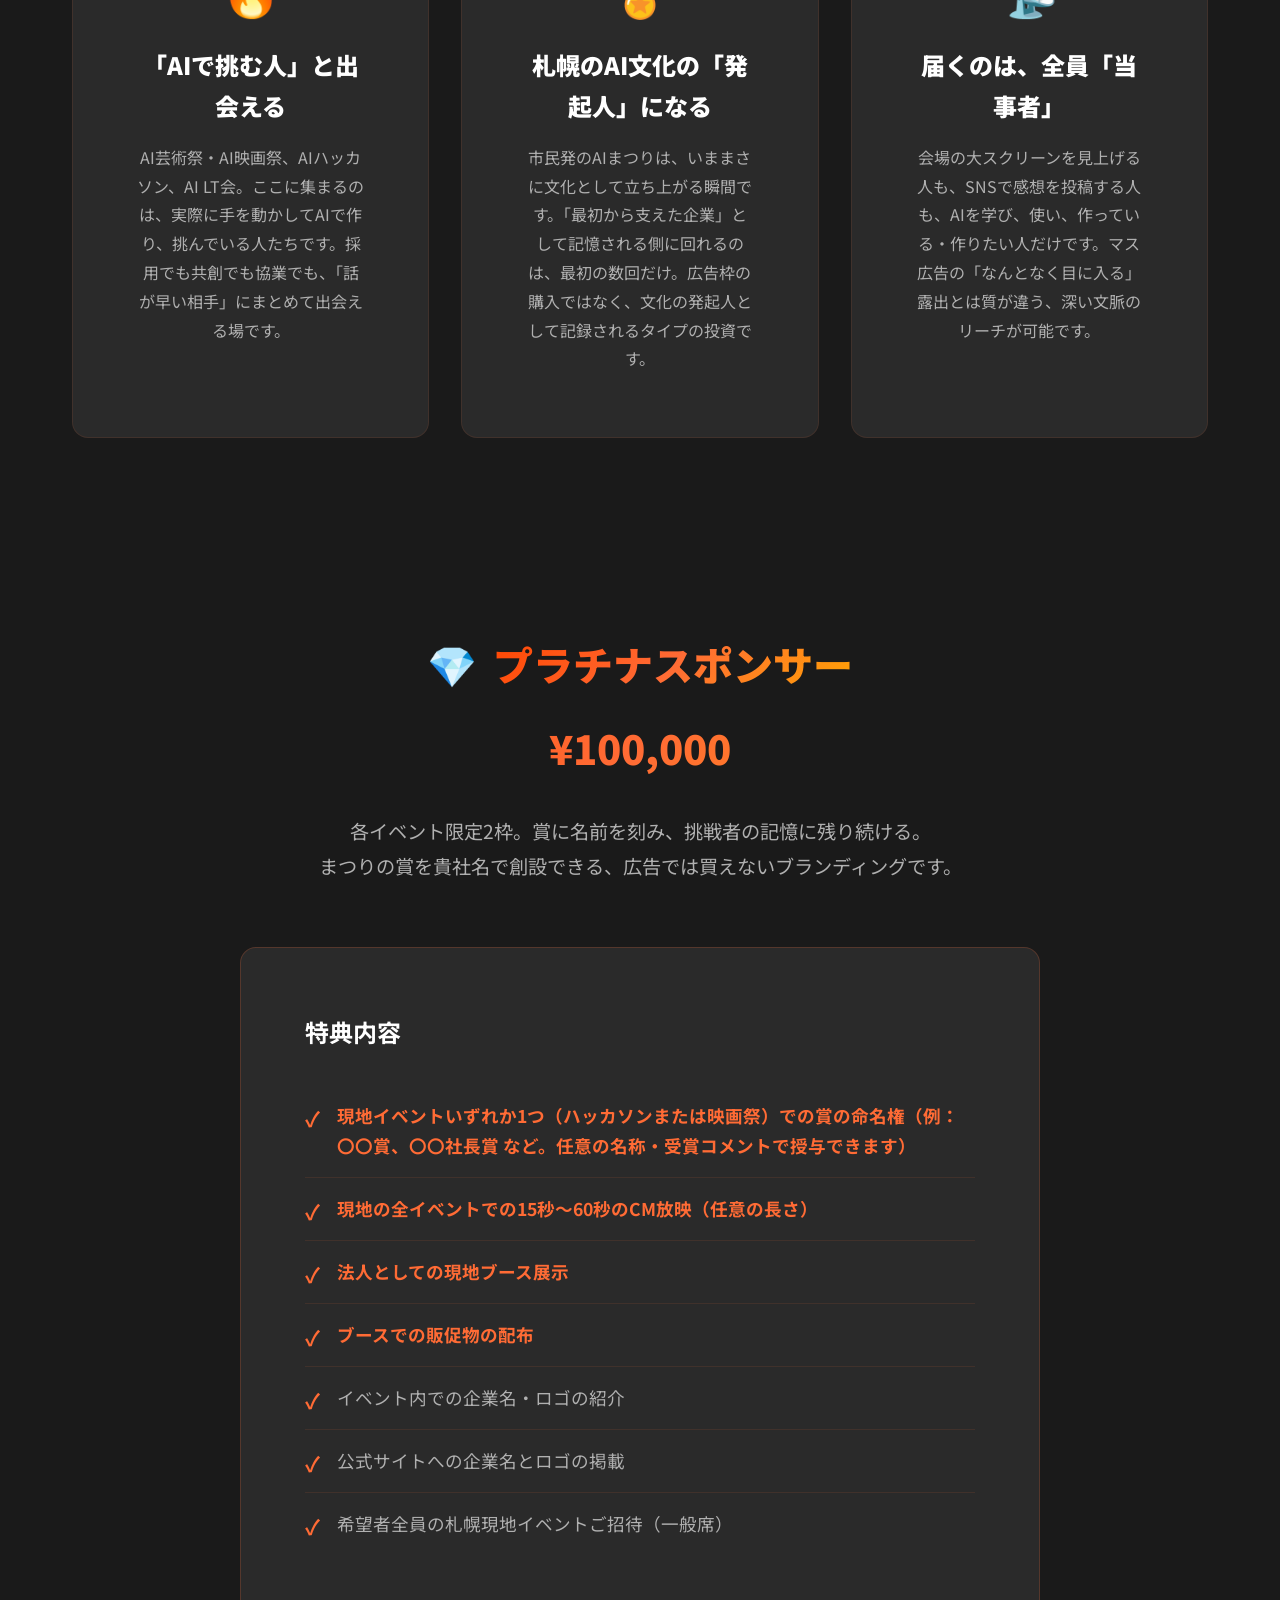
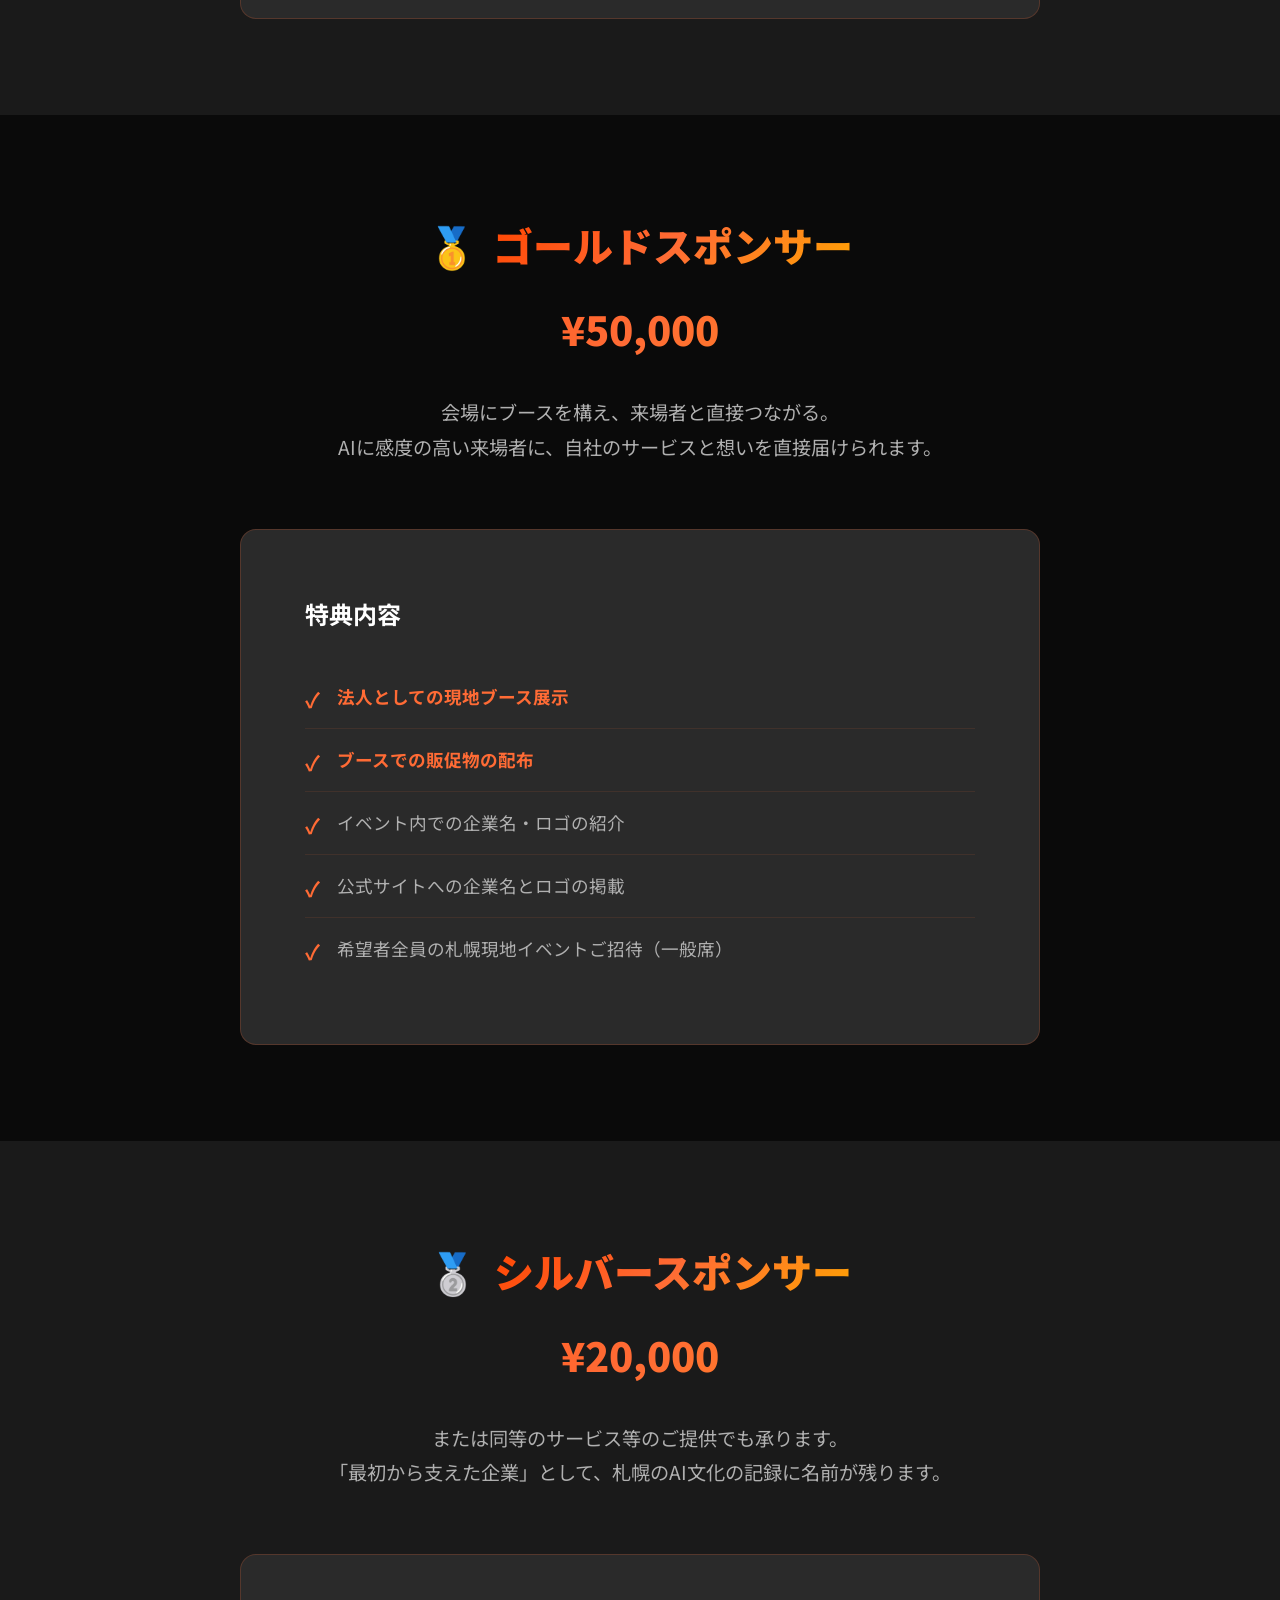
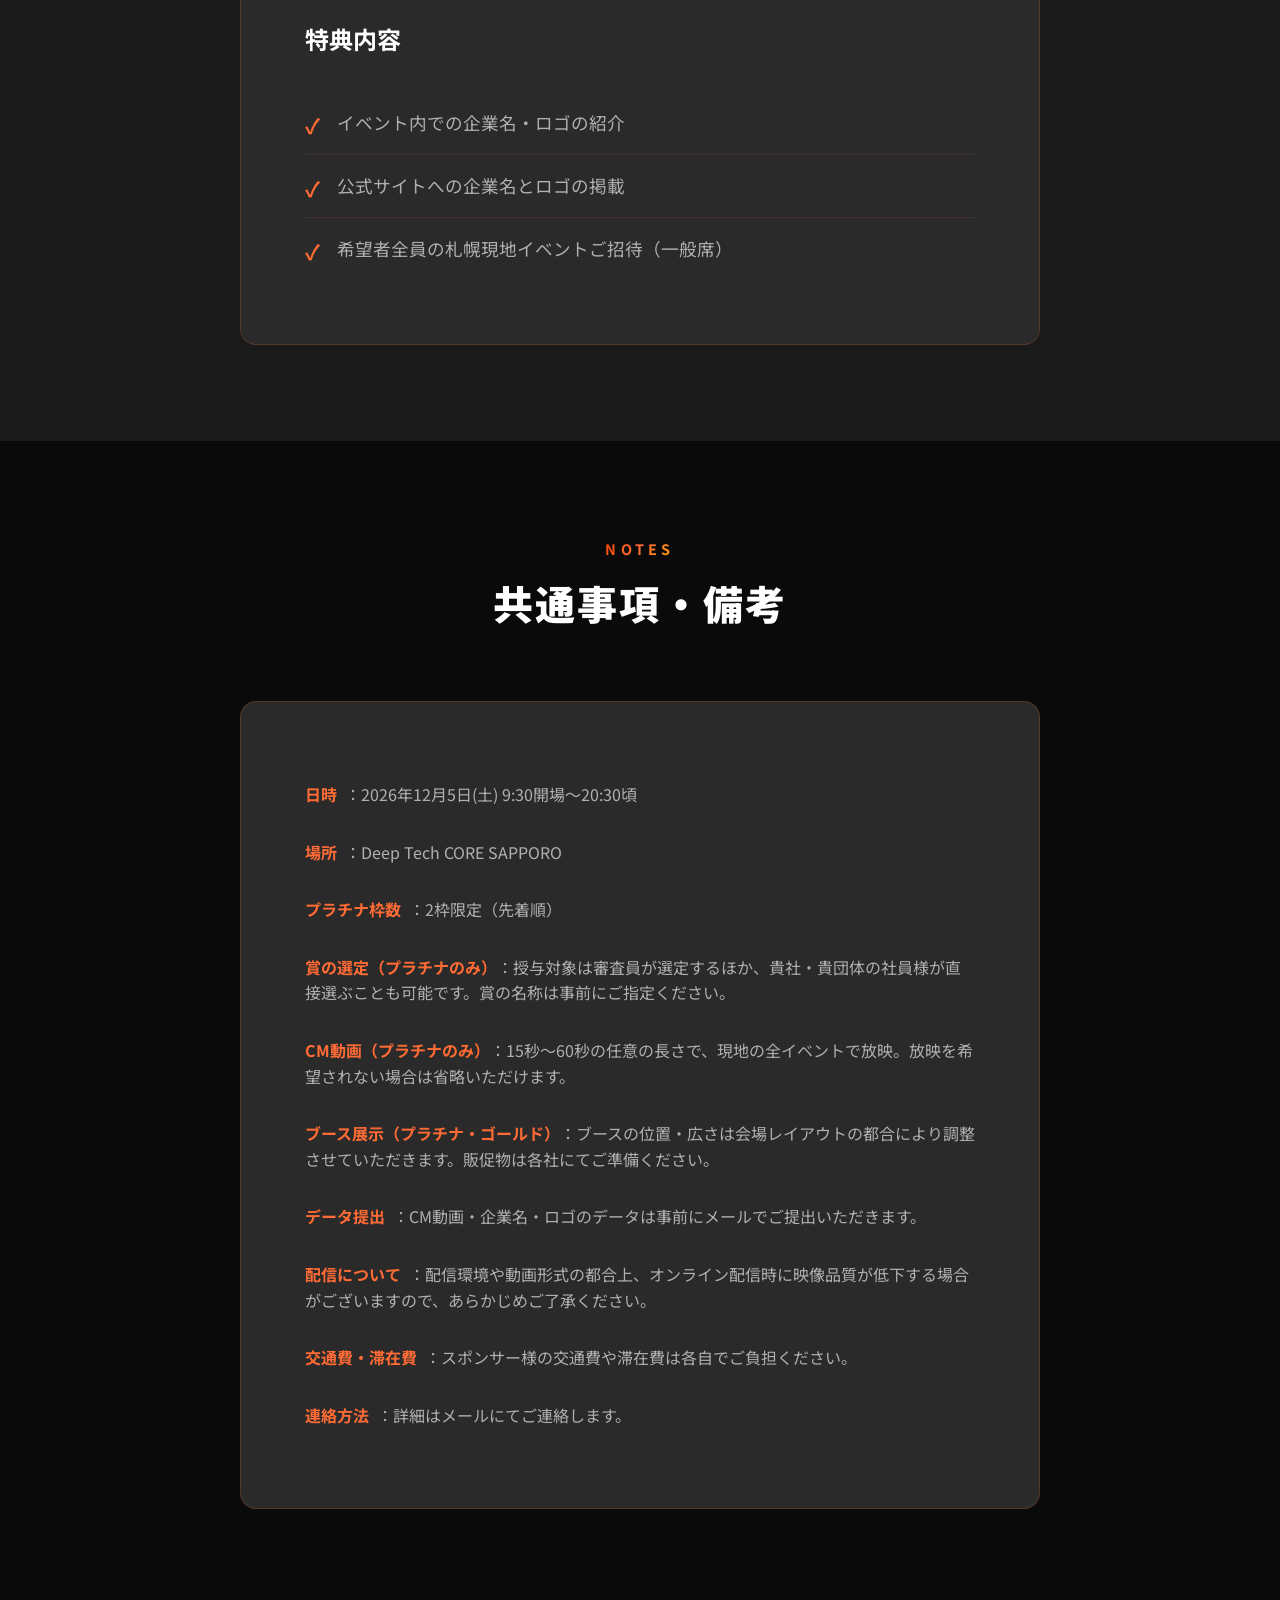
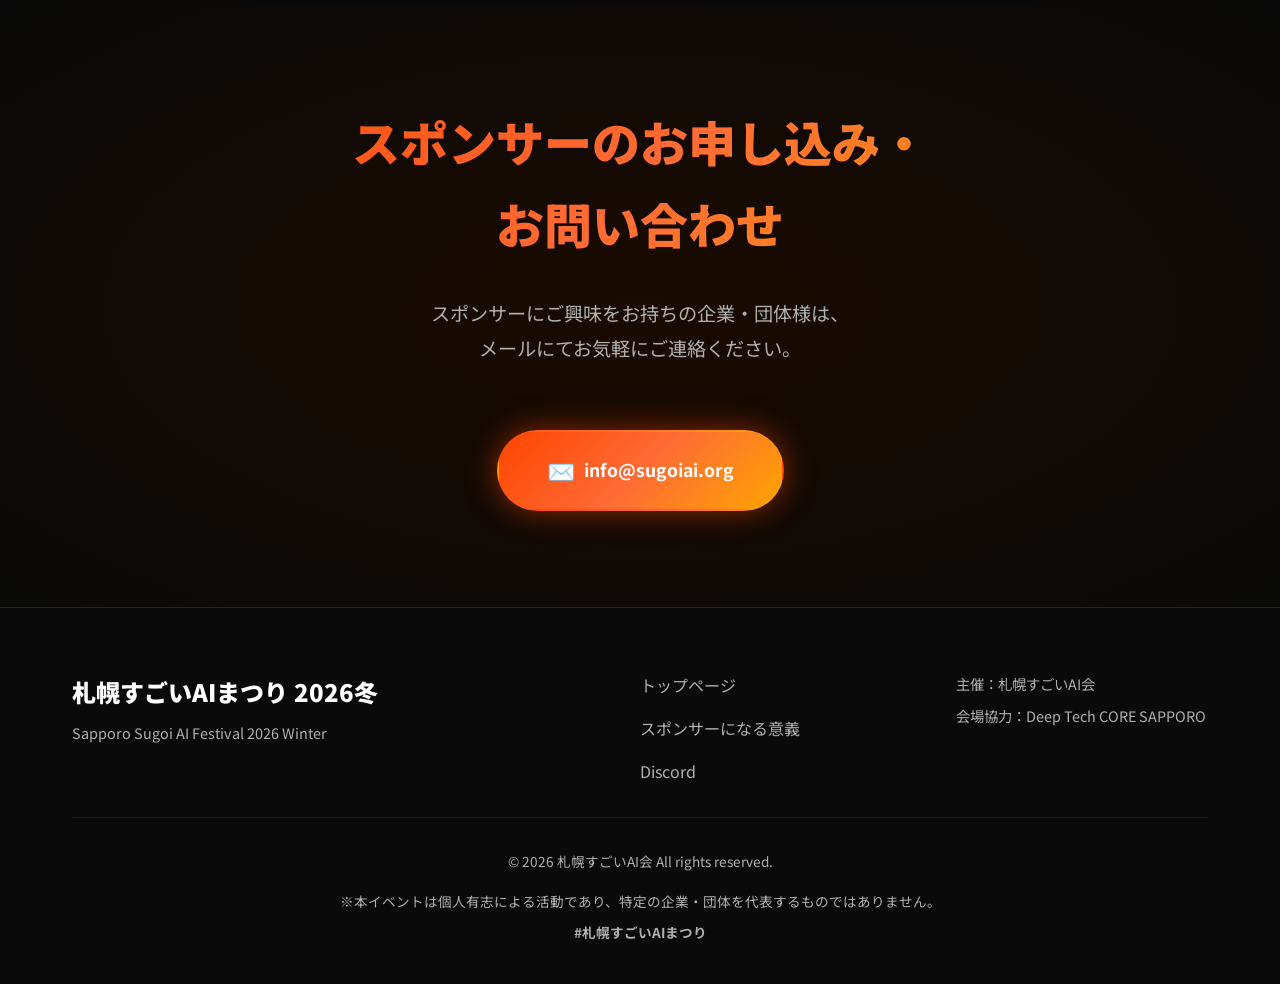
<file: sponsors.html>
<!DOCTYPE html>
<html lang="ja">
<head>
    <meta charset="UTF-8">
    <meta name="viewport" content="width=device-width, initial-scale=1.0">
    <title>スポンサー募集 | 札幌すごいAIまつり 2026冬</title>
    <meta name="description" content="札幌すごいAIまつり 2026冬のスポンサーを募集しています。一緒に札幌のAI文化を育てませんか？">
    <!-- OGP Tags -->
    <meta property="og:title" content="スポンサー募集 | 札幌すごいAIまつり 2026冬">
    <meta property="og:description" content="札幌すごいAIまつり 2026冬のスポンサーを募集しています。一緒に札幌のAI文化を育てませんか？">
    <meta property="og:type" content="website">
    <meta property="og:url" content="https://matsuri.sugoiai.org/sponsors.html">
    <meta property="og:site_name" content="札幌すごいAIまつり 2026冬">
    <meta property="og:image" content="https://matsuri.sugoiai.org/images/fire.png">
    <meta property="og:image:width" content="500">
    <meta property="og:image:height" content="500">
    <meta property="og:locale" content="ja_JP">
    <!-- Twitter Card Tags -->
    <meta name="twitter:card" content="summary">
    <meta name="twitter:title" content="スポンサー募集 | 札幌すごいAIまつり 2026冬">
    <meta name="twitter:description" content="札幌すごいAIまつり 2026冬のスポンサーを募集しています。一緒に札幌のAI文化を育てませんか？">
    <meta name="twitter:image" content="https://matsuri.sugoiai.org/images/fire.png">
    <!-- Favicon -->
    <link rel="icon" type="image/png" href="images/fire.png">
    <link rel="apple-touch-icon" href="images/fire.png">
    <link rel="stylesheet" href="style.css">
    <link rel="preconnect" href="https://fonts.googleapis.com">
    <link rel="preconnect" href="https://fonts.gstatic.com" crossorigin>
    <link href="https://fonts.googleapis.com/css2?family=Noto+Sans+JP:wght@400;700;900&display=swap" rel="stylesheet">
</head>
<body data-page="sponsors">

    <!-- Hero Section -->
    <section class="sponsors-hero">
        <!-- 言語切替（heroに対して絶対配置：Languageボタン → プルダウン） -->
        <div class="lang-switcher" id="langSwitcher">
            <button type="button" class="lang-toggle" id="langToggle" aria-haspopup="true" aria-expanded="false" aria-controls="langMenu" aria-label="Language">
                <svg class="lang-toggle-icon" viewBox="0 0 24 24" width="16" height="16" aria-hidden="true" fill="none" stroke="currentColor" stroke-width="2" stroke-linecap="round" stroke-linejoin="round"><circle cx="12" cy="12" r="10"/><path d="M2 12h20"/><path d="M12 2a15.3 15.3 0 0 1 4 10 15.3 15.3 0 0 1-4 10 15.3 15.3 0 0 1-4-10 15.3 15.3 0 0 1 4-10z"/></svg>
                <span class="lang-toggle-label">Language</span>
                <svg class="lang-toggle-chevron" viewBox="0 0 24 24" width="14" height="14" aria-hidden="true" fill="none" stroke="currentColor" stroke-width="2" stroke-linecap="round" stroke-linejoin="round"><path d="m6 9 6 6 6-6"/></svg>
            </button>
            <ul class="lang-menu" id="langMenu" role="menu" aria-label="Language">
                <li role="none"><button type="button" class="lang-btn active" data-lang="ja" role="menuitemradio" aria-checked="true">日本語</button></li>
                <li role="none"><button type="button" class="lang-btn" data-lang="en" role="menuitemradio" aria-checked="false">English</button></li>
                <li role="none"><button type="button" class="lang-btn" data-lang="zh" role="menuitemradio" aria-checked="false">中文</button></li>
                <li role="none"><button type="button" class="lang-btn" data-lang="fr" role="menuitemradio" aria-checked="false">Français</button></li>
                <li role="none"><button type="button" class="lang-btn" data-lang="de" role="menuitemradio" aria-checked="false">Deutsch</button></li>
            </ul>
        </div>
        <div class="container">
            <a href="index.html" class="back-link" data-i18n="sp.back">← トップページに戻る</a>
            <h1 class="sponsors-hero-title">
                <span class="title-en-large">BECOME A SPONSOR</span>
                <span class="title-ja-large" data-i18n="sp.hero_title">スポンサー募集</span>
            </h1>
            <p class="sponsors-hero-description" data-i18n="sp.hero_description">札幌に、AIの炎を。<br>学び、挑み、楽しむ市民発のAIまつりを、一緒に支えませんか。</p>
        </div>
    </section>

    <!-- Past Event Section -->
    <section id="past-event" class="section">
        <div class="container">
            <div class="section-header">
                <h2 class="section-title">
                    <span class="title-en">PAST EVENT</span>
                    <span class="title-ja" data-i18n="sp.past_title">スポンサー紹介のイメージ</span>
                </h2>
                <p class="section-description" data-i18n="sp.past_description">過去イベントでの実施の様子。<br>スポンサー企業・団体様を、会場とウェブサイトでご紹介しました。</p>
            </div>
            <div class="sp-past-grid">
                <div class="sp-past-image-wrap">
                    <p class="sp-past-label" data-i18n="sp.past_label1">事例1：札幌すごいAIまつり 2026夏</p>
                    <img src="images/sponsors.png" alt="スポンサー企業・団体（札幌すごいAIまつり 2026夏）" class="sp-past-image">
                </div>
                <div class="sp-past-image-wrap">
                    <p class="sp-past-label" data-i18n="sp.past_label2">事例2：札幌すごいAIハッカソン 2026春</p>
                    <img src="images/sponsors2.png" alt="スポンサー企業・団体（札幌すごいAIハッカソン 2026春）" class="sp-past-image">
                </div>
            </div>
        </div>
    </section>

    <!-- Why Sponsor Section -->
    <section id="why-sponsor" class="section why-sponsor">
        <div class="container">
            <div class="section-header">
                <h2 class="section-title">
                    <span class="title-en">WHY SPONSOR</span>
                    <span class="title-ja" data-i18n="sp.why_title">スポンサーになる意義</span>
                </h2>
            </div>
            <div class="sponsor-benefits">
                <div class="benefit-card">
                    <div class="benefit-icon">🔥</div>
                    <h3 class="benefit-title" data-i18n="sp.benefit1_title">「AIで挑む人」と出会える</h3>
                    <p class="benefit-description" data-i18n="sp.benefit1_description">AI芸術祭・AI映画祭、AIハッカソン、AI LT会。ここに集まるのは、実際に手を動かしてAIで作り、挑んでいる人たちです。採用でも共創でも協業でも、「話が早い相手」にまとめて出会える場です。</p>
                </div>
                <div class="benefit-card">
                    <div class="benefit-icon">🏅</div>
                    <h3 class="benefit-title" data-i18n="sp.benefit2_title">札幌のAI文化の「発起人」になる</h3>
                    <p class="benefit-description" data-i18n="sp.benefit2_description">市民発のAIまつりは、いままさに文化として立ち上がる瞬間です。「最初から支えた企業」として記憶される側に回れるのは、最初の数回だけ。広告枠の購入ではなく、文化の発起人として記録されるタイプの投資です。</p>
                </div>
                <div class="benefit-card">
                    <div class="benefit-icon">📡</div>
                    <h3 class="benefit-title" data-i18n="sp.benefit3_title">届くのは、全員「当事者」</h3>
                    <p class="benefit-description" data-i18n="sp.benefit3_description">会場の大スクリーンを見上げる人も、SNSで感想を投稿する人も、AIを学び、使い、作っている・作りたい人だけです。マス広告の「なんとなく目に入る」露出とは質が違う、深い文脈のリーチが可能です。</p>
                </div>
            </div>
        </div>
    </section>

    <!-- Platinum Sponsor Section -->
    <section id="platinum-sponsor" class="section sponsor-plan">
        <div class="container">
            <div class="plan-header">
                <h2 class="tier-title">
                    <span class="tier-icon">💎</span>
                    <span class="tier-name" data-i18n="sp.platinum_name">プラチナスポンサー</span>
                </h2>
                <p class="plan-price">¥100,000</p>
                <p class="plan-description" data-i18n="sp.platinum_description">各イベント限定2枠。賞に名前を刻み、挑戦者の記憶に残り続ける。<br>まつりの賞を貴社名で創設できる、広告では買えないブランディングです。</p>
            </div>
            <div class="plan-content">
                <h3 class="plan-benefits-title" data-i18n="sp.benefits_title">特典内容</h3>
                <ul class="plan-benefits-list">
                    <li data-i18n="sp.item_award"><strong>現地イベントいずれか1つ（ハッカソンまたは映画祭）での賞の命名権（例：〇〇賞、〇〇社長賞 など。任意の名称・受賞コメントで授与できます）</strong></li>
                    <li data-i18n="sp.item_cm"><strong>現地の全イベントでの15秒〜60秒のCM放映（任意の長さ）</strong></li>
                    <li data-i18n="sp.item_booth"><strong>法人としての現地ブース展示</strong></li>
                    <li data-i18n="sp.item_promo"><strong>ブースでの販促物の配布</strong></li>
                    <li data-i18n="sp.item_opening">イベント内での企業名・ロゴの紹介</li>
                    <li data-i18n="sp.item_website">公式サイトへの企業名とロゴの掲載</li>
                    <li data-i18n="sp.item_invite">希望者全員の札幌現地イベントご招待（一般席）</li>
                </ul>
            </div>
        </div>
    </section>

    <!-- Gold Sponsor Section -->
    <section id="gold-sponsor" class="section sponsor-plan">
        <div class="container">
            <div class="plan-header">
                <h2 class="tier-title">
                    <span class="tier-icon">🥇</span>
                    <span class="tier-name" data-i18n="sp.gold_name">ゴールドスポンサー</span>
                </h2>
                <p class="plan-price">¥50,000</p>
                <p class="plan-description" data-i18n="sp.gold_description">会場にブースを構え、来場者と直接つながる。<br>AIに感度の高い来場者に、自社のサービスと想いを直接届けられます。</p>
            </div>
            <div class="plan-content">
                <h3 class="plan-benefits-title" data-i18n="sp.benefits_title">特典内容</h3>
                <ul class="plan-benefits-list">
                    <li data-i18n="sp.item_booth"><strong>法人としての現地ブース展示</strong></li>
                    <li data-i18n="sp.item_promo"><strong>ブースでの販促物の配布</strong></li>
                    <li data-i18n="sp.item_opening">イベント内での企業名・ロゴの紹介</li>
                    <li data-i18n="sp.item_website">公式サイトへの企業名とロゴの掲載</li>
                    <li data-i18n="sp.item_invite">希望者全員の札幌現地イベントご招待（一般席）</li>
                </ul>
            </div>
        </div>
    </section>

    <!-- Silver Sponsor Section -->
    <section id="silver-sponsor" class="section sponsor-plan">
        <div class="container">
            <div class="plan-header">
                <h2 class="tier-title">
                    <span class="tier-icon">🥈</span>
                    <span class="tier-name" data-i18n="sp.silver_name">シルバースポンサー</span>
                </h2>
                <p class="plan-price">¥20,000</p>
                <p class="plan-description" data-i18n="sp.silver_description">または同等のサービス等のご提供でも承ります。<br>「最初から支えた企業」として、札幌のAI文化の記録に名前が残ります。</p>
            </div>
            <div class="plan-content">
                <h3 class="plan-benefits-title" data-i18n="sp.benefits_title">特典内容</h3>
                <ul class="plan-benefits-list">
                    <li data-i18n="sp.item_opening">イベント内での企業名・ロゴの紹介</li>
                    <li data-i18n="sp.item_website">公式サイトへの企業名とロゴの掲載</li>
                    <li data-i18n="sp.item_invite">希望者全員の札幌現地イベントご招待（一般席）</li>
                </ul>
            </div>
        </div>
    </section>

    <!-- Notes Section -->
    <section id="notes" class="section sponsor-plan">
        <div class="container">
            <div class="section-header">
                <h2 class="section-title">
                    <span class="title-en">NOTES</span>
                    <span class="title-ja" data-i18n="sp.notes_title">共通事項・備考</span>
                </h2>
            </div>
            <div class="plan-content">
                <ul class="plan-notes-list">
                    <li data-i18n="sp.note_date"><strong>日時</strong>：2026年12月5日(土) 9:30開場〜20:30頃</li>
                    <li data-i18n="sp.note_venue"><strong>場所</strong>：Deep Tech CORE SAPPORO</li>
                    <li data-i18n="sp.note_slots"><strong>プラチナ枠数</strong>：2枠限定（先着順）</li>
                    <li data-i18n="sp.note_award"><strong>賞の選定（プラチナのみ）</strong>：授与対象は審査員が選定するほか、貴社・貴団体の社員様が直接選ぶことも可能です。賞の名称は事前にご指定ください。</li>
                    <li data-i18n="sp.note_cm"><strong>CM動画（プラチナのみ）</strong>：15秒〜60秒の任意の長さで、現地の全イベントで放映。放映を希望されない場合は省略いただけます。</li>
                    <li data-i18n="sp.note_booth"><strong>ブース展示（プラチナ・ゴールド）</strong>：ブースの位置・広さは会場レイアウトの都合により調整させていただきます。販促物は各社にてご準備ください。</li>
                    <li data-i18n="sp.note_data"><strong>データ提出</strong>：CM動画・企業名・ロゴのデータは事前にメールでご提出いただきます。</li>
                    <li data-i18n="sp.note_stream"><strong>配信について</strong>：配信環境や動画形式の都合上、オンライン配信時に映像品質が低下する場合がございますので、あらかじめご了承ください。</li>
                    <li data-i18n="sp.note_travel"><strong>交通費・滞在費</strong>：スポンサー様の交通費や滞在費は各自でご負担ください。</li>
                    <li data-i18n="sp.note_contact"><strong>連絡方法</strong>：詳細はメールにてご連絡します。</li>
                </ul>
            </div>
        </div>
    </section>

    <!-- Contact Section -->
    <section id="contact" class="section sponsor-contact">
        <div class="container">
            <div class="cta-content">
                <h2 class="cta-title" data-i18n="sp.contact_title">スポンサーのお申し込み・<br>お問い合わせ</h2>
                <p class="cta-description" data-i18n="sp.contact_description">
                    スポンサーにご興味をお持ちの企業・団体様は、<br>
                    メールにてお気軽にご連絡ください。
                </p>
                <div class="cta-buttons">
                    <a href="mailto:info@sugoiai.org" class="btn btn-primary btn-large">
                        <span class="btn-icon">✉️</span>
                        <span class="btn-text">info@sugoiai.org</span>
                    </a>
                </div>
            </div>
        </div>
    </section>

    <!-- Footer -->
    <footer class="footer">
        <div class="container">
            <div class="footer-content">
                <div class="footer-logo">
                    <h3 data-i18n="footer.logo_title">札幌すごいAIまつり 2026冬</h3>
                    <p data-i18n="footer.logo_sub">Sapporo Sugoi AI Festival 2026 Winter</p>
                </div>
                <div class="footer-links">
                    <a href="index.html" data-i18n="sp.footer_top">トップページ</a>
                    <a href="#why-sponsor" data-i18n="sp.why_title">スポンサーになる意義</a>
                    <a href="https://discord.gg/Ve2tQeN7cw" target="_blank" rel="noopener noreferrer">Discord</a>
                </div>
                <div class="footer-info">
                    <p data-i18n="footer.organizer">主催：札幌すごいAI会</p>
                    <p data-i18n="footer.venue">会場協力：Deep Tech CORE SAPPORO</p>
                </div>
            </div>
            <div class="footer-bottom">
                <p data-i18n="footer.copyright">&copy; 2026 札幌すごいAI会 All rights reserved.</p>
                <p class="footer-disclaimer" data-i18n="footer.disclaimer">※本イベントは個人有志による活動であり、特定の企業・団体を代表するものではありません。</p>
                <p class="footer-hashtag">#札幌すごいAIまつり</p>
            </div>
        </div>
    </footer>

    <script src="script.js"></script>
    <script src="i18n.js"></script>
</body>
</html>
</file>
<file: style.css>
/* Reset & Base Styles */
* {
    margin: 0;
    padding: 0;
    box-sizing: border-box;
}

:root {
    /* Color Palette - Flame Theme */
    --flame-red: #FF4500;
    --flame-orange: #FF6B35;
    --flame-yellow: #FFA500;
    --flame-bright: #FFD700;
    --dark-bg: #0a0a0a;
    --dark-surface: #1a1a1a;
    --dark-elevated: #2a2a2a;
    --text-primary: #ffffff;
    --text-secondary: #b0b0b0;
    --accent-gradient: linear-gradient(135deg, var(--flame-red), var(--flame-orange), var(--flame-yellow));
    --flame-glow: 0 0 30px rgba(255, 69, 0, 0.5);

    /* Typography */
    --font-primary: 'Noto Sans JP', sans-serif;

    /* Spacing */
    --spacing-xs: 0.5rem;
    --spacing-sm: 1rem;
    --spacing-md: 2rem;
    --spacing-lg: 4rem;
    --spacing-xl: 6rem;

    /* Container */
    --container-max: 1200px;
    --container-padding: 2rem;
}

html {
    scroll-behavior: smooth;
}

body {
    font-family: var(--font-primary);
    background-color: var(--dark-bg);
    color: var(--text-primary);
    line-height: 1.7;
    overflow-x: hidden;
}

.container {
    max-width: var(--container-max);
    margin: 0 auto;
    padding: 0 var(--container-padding);
}

/* Section Styles */
.section {
    padding: var(--spacing-xl) 0;
    position: relative;
}

.section-header {
    text-align: center;
    margin-bottom: var(--spacing-lg);
}

.section-title {
    display: flex;
    flex-direction: column;
    align-items: center;
    gap: var(--spacing-xs);
}

.title-en {
    font-size: 0.9rem;
    font-weight: 700;
    letter-spacing: 0.3em;
    background: var(--accent-gradient);
    -webkit-background-clip: text;
    -webkit-text-fill-color: transparent;
    background-clip: text;
    text-transform: uppercase;
}

.title-ja {
    font-size: 2.5rem;
    font-weight: 900;
    letter-spacing: 0.05em;
}

.section-description {
    color: var(--text-secondary);
    margin-top: var(--spacing-sm);
    font-size: 1.1rem;
}

/* Hero Section */
.hero {
    min-height: 100vh;
    display: flex;
    flex-direction: column;
    justify-content: center;
    align-items: center;
    position: relative;
    overflow: hidden;
    background: radial-gradient(ellipse at bottom, #1a0a00 0%, var(--dark-bg) 100%);
}

.hero-background {
    position: absolute;
    top: 0;
    left: 0;
    width: 100%;
    height: 100%;
    overflow: hidden;
    z-index: 0;
}

.flame-particle {
    position: absolute;
    bottom: -100px;
    width: 300px;
    height: 300px;
    background: radial-gradient(circle, rgba(255, 69, 0, 0.3) 0%, transparent 70%);
    border-radius: 50%;
    filter: blur(40px);
    animation: flameRise 15s infinite ease-in-out;
}

.flame-particle:nth-child(1) {
    left: 10%;
    animation-delay: 0s;
}

.flame-particle:nth-child(2) {
    left: 50%;
    animation-delay: 5s;
}

.flame-particle:nth-child(3) {
    left: 80%;
    animation-delay: 10s;
}

@keyframes flameRise {
    0% {
        transform: translateY(0) scale(1);
        opacity: 0;
    }
    50% {
        opacity: 0.6;
    }
    100% {
        transform: translateY(-100vh) scale(1.5);
        opacity: 0;
    }
}

.hero-content {
    position: relative;
    z-index: 1;
    text-align: center;
}

.hero-date {
    font-size: 1.2rem;
    font-weight: 700;
    letter-spacing: 0.3em;
    background: var(--accent-gradient);
    -webkit-background-clip: text;
    -webkit-text-fill-color: transparent;
    background-clip: text;
    margin-bottom: var(--spacing-md);
    animation: fadeInDown 1s ease-out;
}

.hero-title {
    margin-bottom: var(--spacing-md);
    animation: fadeInUp 1s ease-out 0.3s both;
}

.title-main {
    display: block;
    font-size: clamp(2.5rem, 8vw, 5rem);
    font-weight: 900;
    letter-spacing: 0.05em;
    margin-bottom: var(--spacing-sm);
    text-shadow: 0 0 30px rgba(255, 69, 0, 0.5);
}

.title-sub {
    display: block;
    font-size: clamp(0.9rem, 2vw, 1.2rem);
    font-weight: 400;
    letter-spacing: 0.2em;
    color: var(--text-secondary);
}

.hero-tagline {
    font-size: clamp(1.2rem, 3vw, 1.8rem);
    line-height: 1.8;
    margin-bottom: var(--spacing-lg);
    animation: fadeInUp 1s ease-out 0.6s both;
}

.hero-info-badge {
    display: flex;
    justify-content: center;
    gap: 1.5rem;
    margin-bottom: 1.5rem;
    animation: fadeInUp 1s ease-out 0.85s both;
}

.hero-info-badge span {
    font-size: 1.2rem;
    font-weight: 900;
    color: var(--flame-bright);
    text-shadow: 0 0 10px rgba(255, 215, 0, 0.5);
    letter-spacing: 0.05em;
}

.hero-cta {
    animation: fadeInUp 1s ease-out 0.9s both;
}

.scroll-indicator {
    position: absolute;
    bottom: 3rem;
    left: 50%;
    transform: translateX(-50%);
    display: flex;
    flex-direction: column;
    align-items: center;
    gap: 1rem;
    color: var(--text-secondary);
    font-size: 0.8rem;
    letter-spacing: 0.2em;
    animation: fadeIn 1s ease-out 1.2s both;
}

.scroll-line {
    width: 1px;
    height: 40px;
    background: linear-gradient(to bottom, var(--flame-orange), transparent);
    animation: scrollLineMove 2s infinite;
}

@keyframes scrollLineMove {
    0%, 100% {
        transform: translateY(0);
        opacity: 1;
    }
    50% {
        transform: translateY(20px);
        opacity: 0;
    }
}

/* Buttons */
.btn {
    display: inline-flex;
    align-items: center;
    gap: var(--spacing-xs);
    padding: 1rem 2.5rem;
    font-size: 1rem;
    font-weight: 700;
    text-decoration: none;
    border-radius: 50px;
    transition: all 0.3s ease;
    position: relative;
    overflow: hidden;
    border: 2px solid transparent;
}

.btn-primary {
    background: var(--accent-gradient);
    color: var(--text-primary);
    box-shadow: var(--flame-glow);
}

.btn-primary:hover {
    transform: translateY(-3px);
    box-shadow: 0 0 50px rgba(255, 69, 0, 0.8);
}

.btn-secondary {
    background: transparent;
    color: var(--text-primary);
    border: 2px solid var(--flame-orange);
}

.btn-secondary:hover {
    background: var(--dark-elevated);
    border-color: var(--flame-yellow);
    transform: translateY(-3px);
}

.btn-large {
    padding: 1.2rem 3rem;
    font-size: 1.1rem;
}

.btn-icon {
    font-size: 1.3em;
}

/* Overview Section */
.overview {
    background: var(--dark-surface);
    position: relative;
    overflow: hidden;
}

.flame-canvas {
    position: absolute;
    top: 0;
    left: 0;
    width: 100%;
    height: 100%;
    z-index: 0;
    pointer-events: none;
    opacity: 0.6;
}

.overview .container {
    position: relative;
    z-index: 1;
}

.overview-content {
    margin-top: var(--spacing-lg);
}

.overview-main {
    display: grid;
    grid-template-columns: 1fr 1fr;
    gap: var(--spacing-lg);
    align-items: center;
}

.venue-image {
    width: 100%;
    height: auto;
    border-radius: 12px;
    object-fit: cover;
    box-shadow: 0 4px 20px rgba(255, 107, 53, 0.3);
}

.overview-subtitle {
    font-size: 2rem;
    font-weight: 900;
    margin-bottom: var(--spacing-md);
    background: var(--accent-gradient);
    -webkit-background-clip: text;
    -webkit-text-fill-color: transparent;
    background-clip: text;
}

.overview-text p {
    margin-bottom: var(--spacing-sm);
    color: var(--text-secondary);
    font-size: 1.05rem;
}

.overview-text strong {
    color: var(--text-primary);
    font-weight: 700;
}

.event-info {
    margin-top: var(--spacing-md);
    padding: var(--spacing-md);
    background: var(--dark-elevated);
    border-left: 4px solid var(--flame-orange);
    border-radius: 8px;
}

.info-item {
    display: grid;
    grid-template-columns: 120px 1fr;
    gap: var(--spacing-sm);
    margin-bottom: var(--spacing-sm);
}

.info-item:last-child {
    margin-bottom: 0;
}

.youtube-btn {
    display: inline-block;
    margin-top: var(--spacing-md);
    padding: 0.75rem 1.5rem;
    background: #FF0000;
    color: #fff;
    font-weight: 700;
    font-size: 1rem;
    border-radius: 8px;
    text-decoration: none;
    transition: background 0.3s, transform 0.2s;
}

.youtube-btn:hover {
    background: #cc0000;
    transform: scale(1.05);
}

.info-label {
    font-weight: 700;
    color: var(--flame-orange);
}

.info-value {
    color: var(--text-primary);
}

.event-schedule-table {
    width: 100%;
    border-collapse: collapse;
}

.event-schedule-table td {
    padding: 0.5rem 0.75rem;
    vertical-align: top;
}

.event-schedule-table td:first-child {
    white-space: nowrap;
    font-weight: 700;
    color: var(--flame-orange);
    padding-left: 0;
}

.event-schedule-table td:nth-child(2) {
    font-weight: 700;
}

.event-schedule-table .broadcast-time {
    font-weight: 400;
    font-size: 0.85rem;
    color: var(--text-secondary);
}

/* Image Placeholder */
.image-placeholder {
    position: relative;
    width: 100%;
    padding-bottom: 75%;
    background: var(--dark-elevated);
    border-radius: 12px;
    overflow: hidden;
    border: 2px dashed var(--flame-orange);
    display: flex;
    align-items: center;
    justify-content: center;
}

.placeholder-text {
    position: absolute;
    top: 50%;
    left: 50%;
    transform: translate(-50%, -50%);
    color: var(--text-secondary);
    font-size: 1rem;
    text-align: center;
    padding: var(--spacing-sm);
}

/* Program Images */
.program-image {
    width: 100%;
    height: auto;
    border-radius: 12px 12px 0 0;
    object-fit: cover;
    display: block;
    aspect-ratio: 4 / 3;
    box-shadow: 0 4px 20px rgba(255, 107, 53, 0.2);
}

/* AI Dojo Image */
.dojo-site-image {
    width: 100%;
    height: auto;
    border-radius: 12px;
    object-fit: cover;
    box-shadow: 0 4px 20px rgba(255, 107, 53, 0.3);
}

/* Value Proposition Image */
.value-photo {
    width: 100%;
    height: auto;
    border-radius: 12px;
    object-fit: cover;
    box-shadow: 0 4px 20px rgba(255, 107, 53, 0.3);
}

/* Sponsors Section */
.sponsors {
    background: var(--dark-surface);
    position: relative;
}

.sponsors-grid {
    display: grid;
    grid-template-columns: repeat(3, 1fr);
    gap: var(--spacing-md);
    margin-top: var(--spacing-lg);
    max-width: 900px;
    margin-left: auto;
    margin-right: auto;
}

.sponsor-card {
    background: var(--dark-elevated);
    border-radius: 12px;
    overflow: hidden;
    transition: all 0.3s ease;
    border: 1px solid rgba(255, 107, 53, 0.1);
}

a.sponsor-card {
    display: block;
    text-decoration: none;
    color: inherit;
}

.sponsor-card:hover {
    transform: translateY(-4px);
    border-color: var(--flame-orange);
    box-shadow: 0 8px 24px rgba(255, 69, 0, 0.2);
}

.sponsor-logo {
    width: 100%;
    aspect-ratio: 16 / 9;
    display: flex;
    align-items: center;
    justify-content: center;
    background: var(--dark-surface);
}

.sponsor-logo img {
    width: 100%;
    height: 100%;
    object-fit: contain;
    padding: var(--spacing-sm);
}

.sponsor-logo span {
    font-size: 2.5rem;
    font-weight: 700;
    color: #ffffff;
}

.sponsor-name {
    padding: var(--spacing-sm);
    font-size: 0.95rem;
    font-weight: 700;
    color: var(--text-primary);
    text-align: center;
    background: var(--dark-elevated);
}

.sponsor-placeholder {
    opacity: 0.5;
    border-style: dashed;
}

.sponsor-placeholder:hover {
    transform: none;
    box-shadow: none;
}

@media (max-width: 768px) {
    .sponsors-grid {
        grid-template-columns: repeat(2, 1fr);
    }
}

@media (max-width: 480px) {
    .sponsors-grid {
        grid-template-columns: 1fr;
        max-width: 280px;
    }
}

.sponsors-link-wrapper {
    margin-top: var(--spacing-lg);
    text-align: center;
}

.btn-link {
    display: inline-block;
    color: var(--text-secondary);
    text-decoration: none;
    font-size: 0.95rem;
    font-weight: 400;
    transition: all 0.3s ease;
    padding: 0.5rem 1rem;
    border-bottom: 1px solid transparent;
}

.btn-link:hover {
    color: var(--flame-orange);
    border-bottom-color: var(--flame-orange);
}

/* Sponsors Page Specific Styles */
.sponsors-hero {
    position: relative;
    min-height: 50vh;
    display: flex;
    flex-direction: column;
    justify-content: center;
    align-items: center;
    background: radial-gradient(ellipse at bottom, #1a0a00 0%, var(--dark-bg) 100%);
    padding: var(--spacing-xl) 0;
    text-align: center;
}

.back-link {
    display: inline-block;
    color: var(--text-secondary);
    text-decoration: none;
    margin-bottom: var(--spacing-md);
    transition: all 0.3s ease;
    font-size: 0.95rem;
}

.back-link:hover {
    color: var(--flame-orange);
    transform: translateX(-5px);
}

.sponsors-hero-title {
    display: flex;
    flex-direction: column;
    align-items: center;
    gap: var(--spacing-sm);
    margin-bottom: var(--spacing-md);
}

.title-en-large {
    font-size: 1.2rem;
    font-weight: 700;
    letter-spacing: 0.3em;
    background: var(--accent-gradient);
    -webkit-background-clip: text;
    -webkit-text-fill-color: transparent;
    background-clip: text;
    text-transform: uppercase;
}

.title-ja-large {
    font-size: 3.5rem;
    font-weight: 900;
    letter-spacing: 0.05em;
}

.sponsors-hero-description {
    font-size: 1.2rem;
    color: var(--text-secondary);
    line-height: 1.8;
}

/* Sponsors Page: Past Event */
.sp-past-grid {
    display: grid;
    grid-template-columns: repeat(auto-fit, minmax(320px, 1fr));
    gap: var(--spacing-md);
    max-width: 1000px;
    margin: var(--spacing-lg) auto 0;
}

.sp-past-label {
    color: var(--text-secondary);
    font-size: 0.9rem;
    text-align: center;
    margin-bottom: var(--spacing-sm);
}

.sp-past-video iframe {
    width: 100%;
    aspect-ratio: 16 / 9;
    border: 0;
    border-radius: 12px;
    box-shadow: 0 4px 20px rgba(255, 107, 53, 0.3);
}

.sp-past-image {
    width: 100%;
    height: auto;
    border-radius: 12px;
    box-shadow: 0 4px 20px rgba(255, 107, 53, 0.3);
}

.sponsors-tier {
    background: var(--dark-surface);
}

.sponsors-tier:nth-child(even) {
    background: var(--dark-bg);
}

.tier-header {
    text-align: center;
    margin-bottom: var(--spacing-lg);
}

.tier-title {
    display: flex;
    align-items: center;
    justify-content: center;
    gap: var(--spacing-sm);
    font-size: 2.5rem;
    font-weight: 900;
}

.tier-icon {
    font-size: 2.5rem;
}

.tier-name {
    background: var(--accent-gradient);
    -webkit-background-clip: text;
    -webkit-text-fill-color: transparent;
    background-clip: text;
}

/* Why Sponsor Section */
.why-sponsor {
    background: var(--dark-surface);
}

.sponsor-benefits {
    display: grid;
    grid-template-columns: repeat(auto-fit, minmax(280px, 1fr));
    gap: var(--spacing-md);
    margin-top: var(--spacing-lg);
}

.benefit-card {
    background: var(--dark-elevated);
    padding: var(--spacing-lg);
    border-radius: 16px;
    text-align: center;
    border: 1px solid rgba(255, 107, 53, 0.1);
    transition: all 0.3s ease;
}

.benefit-card:hover {
    transform: translateY(-5px);
    border-color: var(--flame-orange);
    box-shadow: 0 10px 30px rgba(255, 69, 0, 0.2);
}

.benefit-icon {
    font-size: 3rem;
    margin-bottom: var(--spacing-sm);
}

.benefit-title {
    font-size: 1.5rem;
    font-weight: 900;
    margin-bottom: var(--spacing-sm);
    color: var(--text-primary);
}

.benefit-description {
    color: var(--text-secondary);
    line-height: 1.8;
    font-size: 1rem;
}

/* Sponsor Plan Section */
.sponsor-plan {
    background: var(--dark-bg);
}

.sponsor-plan:nth-child(even) {
    background: var(--dark-surface);
}

.plan-header {
    text-align: center;
    margin-bottom: var(--spacing-lg);
}

.plan-description {
    font-size: 1.2rem;
    color: var(--text-secondary);
    line-height: 1.8;
    margin-top: var(--spacing-md);
    max-width: 800px;
    margin-left: auto;
    margin-right: auto;
}

.plan-price {
    font-size: 2.5rem;
    font-weight: 900;
    background: var(--accent-gradient);
    -webkit-background-clip: text;
    -webkit-text-fill-color: transparent;
    background-clip: text;
    margin-top: var(--spacing-sm);
}

.plan-content {
    max-width: 800px;
    margin: 0 auto;
    background: var(--dark-elevated);
    padding: var(--spacing-lg);
    border-radius: 16px;
    border: 1px solid rgba(255, 107, 53, 0.2);
}

.plan-benefits-title {
    font-size: 1.5rem;
    font-weight: 700;
    margin-bottom: var(--spacing-md);
    color: var(--text-primary);
}

.plan-benefits-list {
    list-style: none;
    padding: 0;
}

.plan-benefits-list li {
    padding: var(--spacing-sm) 0;
    padding-left: 2rem;
    position: relative;
    color: var(--text-secondary);
    font-size: 1.1rem;
    border-bottom: 1px solid rgba(255, 107, 53, 0.1);
}

.plan-benefits-list li:last-child {
    border-bottom: none;
}

.plan-benefits-list li::before {
    content: "✓";
    position: absolute;
    left: 0;
    color: var(--flame-orange);
    font-weight: bold;
    font-size: 1.3rem;
}

.plan-benefits-list li strong {
    color: var(--flame-orange);
    font-weight: 700;
}

.plan-notes-title {
    font-size: 1.5rem;
    font-weight: 700;
    margin-top: var(--spacing-lg);
    margin-bottom: var(--spacing-md);
    color: var(--text-primary);
}

.plan-notes-list {
    list-style: none;
    padding: 0;
}

.plan-notes-list li {
    padding: var(--spacing-sm) 0;
    color: var(--text-secondary);
    font-size: 1rem;
    line-height: 1.6;
}

.plan-notes-list li strong {
    color: var(--flame-orange);
    font-weight: 700;
    margin-right: 0.5rem;
}

/* Sponsor Contact Section */
.sponsor-contact {
    background: radial-gradient(ellipse at center, #1a0a00 0%, var(--dark-bg) 100%);
    text-align: center;
    padding: var(--spacing-xl) 0;
}

.contact-content {
    max-width: 800px;
    margin: 0 auto;
}

.contact-title {
    font-size: 2.5rem;
    font-weight: 900;
    margin-bottom: var(--spacing-md);
    background: var(--accent-gradient);
    -webkit-background-clip: text;
    -webkit-text-fill-color: transparent;
    background-clip: text;
}

.contact-description {
    font-size: 1.1rem;
    color: var(--text-secondary);
    line-height: 1.8;
    margin-bottom: var(--spacing-lg);
}

/* Programs Section */
.programs {
    background: var(--dark-bg);
    position: relative;
    overflow: hidden;
}

.blazing-flame-canvas {
    position: absolute;
    top: 0;
    left: 0;
    width: 100%;
    height: 100%;
    z-index: 0;
    pointer-events: none;
    opacity: 0.7;
}

.programs .container {
    position: relative;
    z-index: 1;
}

.contents-timetable {
    max-width: 560px;
    margin: var(--spacing-lg) auto 0;
    background: var(--dark-elevated);
    border: 1px solid rgba(255, 107, 53, 0.1);
    border-radius: 12px;
    padding: var(--spacing-md);
}

.timetable-title {
    font-size: 1.2rem;
    font-weight: 700;
    text-align: center;
    color: var(--flame-orange);
    margin-bottom: var(--spacing-sm);
}

.timetable-note {
    text-align: center;
    font-weight: 700;
    color: var(--text-secondary);
    margin-bottom: var(--spacing-sm);
}

.programs-grid {
    display: grid;
    grid-template-columns: repeat(2, 1fr);
    gap: var(--spacing-md);
    margin-top: var(--spacing-lg);
}

.program-card {
    background: var(--dark-surface);
    border-radius: 16px;
    overflow: hidden;
    position: relative;
    transition: all 0.3s ease;
    border: 1px solid rgba(255, 107, 53, 0.1);
    scroll-margin-top: 24px;
}

.program-card:hover {
    transform: translateY(-8px);
    border-color: var(--flame-orange);
    box-shadow: 0 10px 40px rgba(255, 69, 0, 0.3);
}

.program-number {
    position: absolute;
    top: 1rem;
    right: 1rem;
    font-size: 4rem;
    font-weight: 900;
    background: var(--accent-gradient);
    -webkit-background-clip: text;
    -webkit-text-fill-color: transparent;
    background-clip: text;
    opacity: 0.3;
    z-index: 1;
}

.program-content {
    padding: var(--spacing-md);
}

.program-title {
    font-size: 1.8rem;
    font-weight: 900;
    margin-bottom: var(--spacing-xs);
}

.program-subtitle {
    font-size: 0.9rem;
    color: var(--text-secondary);
    margin-bottom: var(--spacing-md);
    letter-spacing: 0.1em;
}

.program-description {
    color: var(--text-secondary);
    line-height: 1.8;
    margin-bottom: var(--spacing-md);
}

.program-link {
    display: inline-block;
    color: var(--flame-orange);
    text-decoration: none;
    font-weight: 700;
    transition: all 0.3s ease;
}

.program-link:hover {
    color: var(--flame-yellow);
    transform: translateX(5px);
}

.program-highlight {
    padding: var(--spacing-sm);
    background: rgba(255, 69, 0, 0.1);
    border-left: 3px solid var(--flame-orange);
    border-radius: 4px;
    font-size: 0.95rem;
    color: var(--text-primary);
}

.program-entry {
    margin-top: var(--spacing-md);
    display: flex;
    flex-wrap: wrap;
    gap: var(--spacing-xs);
}

.btn-entry {
    padding: 0.8rem 1.8rem;
    font-size: 0.95rem;
    justify-content: center;
    flex: 1 1 auto;
}

.programs-participation {
    margin-top: var(--spacing-xl);
    padding-top: var(--spacing-xl);
    border-top: 1px solid rgba(255, 107, 53, 0.2);
}

.participation-content {
    text-align: center;
    max-width: 800px;
    margin: 0 auto;
    display: flex;
    flex-direction: column;
    align-items: center;
    gap: var(--spacing-md);
}

.participation-title {
    font-size: 2.2rem;
    font-weight: 900;
    background: var(--accent-gradient);
    -webkit-background-clip: text;
    -webkit-text-fill-color: transparent;
    background-clip: text;
}

.participation-description {
    font-size: 1.15rem;
    color: var(--text-secondary);
    line-height: 1.8;
}

/* Fish Art Collection */
.fish-art-collection {
    margin-top: var(--spacing-lg);
    padding-top: var(--spacing-lg);
    border-top: 1px solid rgba(255, 107, 53, 0.2);
}

.fish-art-content {
    text-align: center;
    max-width: 800px;
    margin: 0 auto;
    padding: var(--spacing-lg);
    background: linear-gradient(135deg, rgba(0, 80, 120, 0.85), rgba(0, 60, 100, 0.8));
    border-radius: 16px;
    border: 1px solid rgba(0, 150, 200, 0.7);
}

.fish-art-icon {
    font-size: 4rem;
    margin-bottom: var(--spacing-sm);
    animation: fishSwim 3s ease-in-out infinite;
}

@keyframes fishSwim {
    0%, 100% {
        transform: translateX(0) scaleX(1);
    }
    25% {
        transform: translateX(20px) scaleX(1);
    }
    50% {
        transform: translateX(0) scaleX(-1);
    }
    75% {
        transform: translateX(-20px) scaleX(-1);
    }
}

.fish-art-title {
    font-size: 2rem;
    font-weight: 900;
    margin-bottom: var(--spacing-sm);
    color: #00b4d8;
}

.fish-art-description {
    font-size: 1.1rem;
    color: var(--text-secondary);
    line-height: 1.8;
    margin-bottom: var(--spacing-md);
}

.fish-art-content .btn-secondary {
    border-color: #00b4d8;
    color: #fff;
    background: rgba(0, 140, 180, 0.85);
}

.fish-art-content .btn-secondary:hover {
    background: rgba(0, 160, 200, 0.9);
    border-color: #48cae4;
    color: #fff;
}

.fish-art-video {
    position: relative;
    width: 100%;
    max-width: 560px;
    margin: 0 auto var(--spacing-md);
    padding-top: 56.25%;
}

.fish-art-video iframe {
    position: absolute;
    top: 0;
    left: 0;
    width: 100%;
    height: 100%;
    border-radius: 12px;
}

.fish-art-notes {
    font-size: 0.85rem;
    color: rgba(255, 255, 255, 0.6);
    line-height: 1.8;
    margin-top: var(--spacing-md);
    text-align: left;
    max-width: 500px;
    margin-left: auto;
    margin-right: auto;
}

/* AI Dojo Section */
.ai-dojo {
    background: linear-gradient(135deg, #0a0a0a 0%, #1a0a00 50%, #0a0a0a 100%);
    position: relative;
    overflow: hidden;
}

.ai-dojo::before {
    content: '';
    position: absolute;
    top: 0;
    left: 0;
    width: 100%;
    height: 100%;
    background: radial-gradient(circle at 50% 50%, rgba(255, 107, 53, 0.1) 0%, transparent 70%);
    pointer-events: none;
    z-index: 0;
}

.ripple-canvas {
    position: absolute;
    top: 0;
    left: 0;
    width: 100%;
    height: 100%;
    z-index: 1;
    pointer-events: none;
}

.dojo-content {
    display: grid;
    grid-template-columns: 1.5fr 1fr;
    gap: var(--spacing-lg);
    align-items: center;
    position: relative;
    z-index: 2;
}

.dojo-text {
    text-align: left;
}

.dojo-name {
    font-size: 3rem;
    font-weight: 900;
    margin-bottom: var(--spacing-sm);
    background: var(--accent-gradient);
    -webkit-background-clip: text;
    -webkit-text-fill-color: transparent;
    background-clip: text;
}

.dojo-subtitle {
    font-size: 1.2rem;
    color: var(--text-secondary);
    margin-bottom: var(--spacing-md);
    font-weight: 700;
}

.dojo-description {
    color: var(--text-secondary);
    font-size: 1.1rem;
    line-height: 1.8;
    margin-bottom: var(--spacing-sm);
}

.dojo-description strong {
    color: var(--flame-orange);
    font-weight: 700;
}

.dojo-features {
    display: flex;
    flex-direction: column;
    gap: var(--spacing-sm);
    margin: var(--spacing-md) 0;
    padding: var(--spacing-md);
    background: var(--dark-surface);
    border-radius: 12px;
    border-left: 4px solid var(--flame-orange);
}

.dojo-feature {
    display: flex;
    align-items: center;
    gap: var(--spacing-sm);
}

.feature-icon {
    font-size: 1.5rem;
    min-width: 2rem;
}

.feature-text {
    color: var(--text-primary);
    font-size: 1.05rem;
    font-weight: 700;
}

.dojo-release-schedule {
    margin: var(--spacing-md) 0;
    padding: var(--spacing-md);
    background: linear-gradient(135deg, rgba(255, 69, 0, 0.1), rgba(255, 107, 53, 0.05));
    border-radius: 12px;
    border: 1px solid rgba(255, 107, 53, 0.3);
}

.schedule-label {
    font-size: 1.1rem;
    font-weight: 700;
    color: var(--flame-orange);
    margin-bottom: var(--spacing-sm);
}

.schedule-list {
    list-style: none;
    padding-left: 0;
    display: flex;
    flex-direction: column;
    gap: 0.75rem;
}

.schedule-list li {
    color: var(--text-primary);
    font-size: 1rem;
    padding-left: 1.5rem;
    position: relative;
}

.schedule-list li::before {
    content: "▸";
    position: absolute;
    left: 0;
    color: var(--flame-orange);
    font-weight: bold;
}

.schedule-list li strong {
    color: var(--flame-bright);
    font-weight: 700;
}

.dojo-cta {
    margin-top: var(--spacing-md);
}

.dojo-image .image-placeholder {
    padding-bottom: 75%;
}

/* Value Proposition Section */
.value-proposition {
    background: var(--dark-surface);
    position: relative;
    overflow: hidden;
}

.sandstorm-canvas {
    position: absolute;
    top: 0;
    left: 0;
    width: 100%;
    height: 100%;
    z-index: 0;
    pointer-events: none;
}

.value-proposition .container {
    position: relative;
    z-index: 1;
}

.value-content {
    display: grid;
    grid-template-columns: 1.5fr 1fr;
    gap: var(--spacing-lg);
    align-items: center;
}

.value-title {
    font-size: 2.5rem;
    font-weight: 900;
    margin-bottom: var(--spacing-md);
    line-height: 1.3;
}

.value-quote {
    font-size: 1.3rem;
    font-style: italic;
    color: var(--text-secondary);
    margin: var(--spacing-md) 0;
    padding-left: var(--spacing-md);
    border-left: 4px solid var(--flame-orange);
}

.value-text p {
    margin-bottom: var(--spacing-sm);
    color: var(--text-secondary);
    font-size: 1.05rem;
}

.value-emphasis {
    font-size: 1.3rem;
    font-weight: 700;
    color: var(--text-primary);
    margin: var(--spacing-md) 0;
}

.value-cta-text {
    font-size: 1.2rem;
    margin-top: var(--spacing-md);
}

.value-cta-text strong {
    background: var(--accent-gradient);
    -webkit-background-clip: text;
    -webkit-text-fill-color: transparent;
    background-clip: text;
    font-weight: 900;
}

/* CTA Section */
.cta-section {
    background: radial-gradient(ellipse at center, #1a0a00 0%, var(--dark-bg) 100%);
    text-align: center;
    padding: var(--spacing-xl) 0;
}

.cta-title {
    font-size: 3rem;
    font-weight: 900;
    margin-bottom: var(--spacing-md);
    background: var(--accent-gradient);
    -webkit-background-clip: text;
    -webkit-text-fill-color: transparent;
    background-clip: text;
}

.cta-description {
    font-size: 1.2rem;
    color: var(--text-secondary);
    margin-bottom: var(--spacing-lg);
    line-height: 1.8;
}

.cta-buttons {
    display: flex;
    flex-direction: column;
    gap: var(--spacing-md);
    align-items: center;
}

/* Organizer Section */
.organizer {
    background: var(--dark-surface);
}

.organizer-content {
    display: grid;
    grid-template-columns: 300px 1fr;
    gap: var(--spacing-lg);
    margin-top: var(--spacing-lg);
}

.organizer-image .image-placeholder {
    padding-bottom: 100%;
    border-radius: 50%;
}

.organizer-photo {
    width: 100%;
    height: auto;
    border-radius: 50%;
    object-fit: cover;
    aspect-ratio: 1 / 1;
    box-shadow: 0 4px 20px rgba(255, 107, 53, 0.3);
}

.organizer-name {
    font-size: 2.5rem;
    font-weight: 900;
    margin-bottom: var(--spacing-xs);
}

.organizer-title {
    font-size: 1.2rem;
    color: var(--flame-orange);
    font-weight: 700;
    margin-bottom: var(--spacing-md);
}

.organizer-bio {
    margin-bottom: var(--spacing-md);
}

.organizer-bio p {
    margin-bottom: var(--spacing-sm);
    color: var(--text-secondary);
}

.organizer-note {
    font-style: italic;
    color: var(--text-secondary);
}

.organizer-message {
    background: var(--dark-elevated);
    padding: var(--spacing-md);
    border-radius: 12px;
    margin: var(--spacing-md) 0;
    border-left: 4px solid var(--flame-orange);
}

.organizer-message h4 {
    font-size: 1.3rem;
    margin-bottom: var(--spacing-sm);
    color: var(--text-primary);
}

.organizer-message p {
    margin-bottom: var(--spacing-sm);
    color: var(--text-secondary);
}

.organizer-message strong {
    color: var(--text-primary);
    font-weight: 700;
}

.organizer-social {
    margin-top: var(--spacing-md);
}

.social-link {
    display: inline-block;
    color: var(--flame-orange);
    text-decoration: none;
    font-weight: 700;
    transition: all 0.3s ease;
}

.social-link:hover {
    color: var(--flame-yellow);
}

/* Footer */
.footer {
    background: var(--dark-bg);
    padding: var(--spacing-lg) 0 var(--spacing-md);
    border-top: 1px solid rgba(255, 107, 53, 0.2);
}

.footer-content {
    display: grid;
    grid-template-columns: 2fr 1fr 1fr;
    gap: var(--spacing-lg);
    margin-bottom: var(--spacing-md);
}

.footer-logo h3 {
    font-size: 1.5rem;
    font-weight: 900;
    margin-bottom: var(--spacing-xs);
}

.footer-logo p {
    color: var(--text-secondary);
    font-size: 0.9rem;
}

.footer-links {
    display: flex;
    flex-direction: column;
    gap: var(--spacing-sm);
}

.footer-links a {
    color: var(--text-secondary);
    text-decoration: none;
    transition: all 0.3s ease;
}

.footer-links a:hover {
    color: var(--flame-orange);
}

.footer-info p {
    color: var(--text-secondary);
    font-size: 0.9rem;
    margin-bottom: var(--spacing-xs);
}

.footer-bottom {
    text-align: center;
    padding-top: var(--spacing-md);
    border-top: 1px solid rgba(255, 107, 53, 0.1);
}

.footer-bottom p {
    color: var(--text-secondary);
    font-size: 0.85rem;
    margin-bottom: var(--spacing-xs);
}

.footer-disclaimer {
    font-size: 0.8rem;
    color: var(--text-secondary);
    margin: var(--spacing-sm) 0;
}

.footer-hashtag {
    color: var(--flame-orange);
    font-weight: 700;
}

/* Animations */
@keyframes fadeIn {
    from {
        opacity: 0;
    }
    to {
        opacity: 1;
    }
}

@keyframes fadeInUp {
    from {
        opacity: 0;
        transform: translateY(30px);
    }
    to {
        opacity: 1;
        transform: translateY(0);
    }
}

@keyframes fadeInDown {
    from {
        opacity: 0;
        transform: translateY(-30px);
    }
    to {
        opacity: 1;
        transform: translateY(0);
    }
}

/* Responsive Design */
@media (max-width: 1024px) {
    :root {
        --container-padding: 1.5rem;
        --spacing-xl: 4rem;
        --spacing-lg: 3rem;
    }

    .overview-main,
    .value-content,
    .organizer-content,
    .dojo-content {
        grid-template-columns: 1fr;
    }

    .footer-content {
        grid-template-columns: 1fr;
        text-align: center;
    }

    .footer-links {
        align-items: center;
    }
}

@media (max-width: 768px) {
    :root {
        --container-padding: 1rem;
        --spacing-xl: 3rem;
        --spacing-lg: 2rem;
    }

    .title-ja {
        font-size: 2rem;
    }

    .title-main {
        font-size: clamp(2rem, 7vw, 4rem);
    }

    .btn-text-break {
        display: block;
    }

    .program-title {
        font-size: 1.5rem;
    }

    .programs-grid {
        grid-template-columns: 1fr;
    }

    .sponsors-link-wrapper {
        margin-top: var(--spacing-md);
    }

    .btn-link {
        font-size: 1rem;
        color: var(--flame-orange);
        padding: var(--spacing-sm) var(--spacing-md);
        border: 1px solid var(--flame-orange);
        border-radius: 8px;
    }

    .cta-title {
        font-size: 2rem;
    }

    .organizer-content {
        grid-template-columns: 1fr;
        text-align: center;
    }

    .organizer-image {
        max-width: 250px;
        margin: 0 auto;
    }

    .dojo-text {
        text-align: center;
    }

    .dojo-name {
        font-size: 2.5rem;
    }

    .participation-title {
        font-size: 1.8rem;
    }

    .participation-description {
        font-size: 1rem;
    }

    .title-ja-large {
        font-size: 2.5rem;
    }

    .tier-title {
        font-size: 2rem;
    }

    .tier-icon {
        font-size: 2rem;
    }

    .contact-title {
        font-size: 2rem;
    }

    .benefit-title {
        font-size: 1.3rem;
    }

    .plan-price {
        font-size: 2rem;
    }
}

@media (max-width: 480px) {
    .btn {
        width: 100%;
        justify-content: center;
    }

    .hero-date {
        font-size: 1rem;
    }

    .info-item {
        grid-template-columns: 1fr;
    }
}
/* test 2025年 11月30日 日曜日 22時10分03秒 JST */

/* ─── Language Switcher（hero内・絶対配置：Languageボタン → プルダウン） ─── */
.lang-switcher {
    position: absolute;
    top: 1.2rem;
    right: 1.2rem;
    z-index: 10;
}

.lang-toggle {
    appearance: none;
    -webkit-appearance: none;
    display: inline-flex;
    align-items: center;
    gap: 0.4rem;
    padding: 0.45rem 0.9rem;
    background: rgba(26, 26, 26, 0.6);
    border: 1px solid rgba(255, 255, 255, 0.15);
    border-radius: 999px;
    color: var(--text-primary);
    font-family: var(--font-primary);
    font-size: 0.78rem;
    font-weight: 700;
    letter-spacing: 0.05em;
    line-height: 1;
    cursor: pointer;
    backdrop-filter: blur(6px);
    -webkit-backdrop-filter: blur(6px);
    transition: background 0.2s ease, border-color 0.2s ease;
}

.lang-toggle:hover,
.lang-switcher.is-open .lang-toggle {
    background: rgba(26, 26, 26, 0.94);
    border-color: rgba(255, 255, 255, 0.3);
}

.lang-toggle-chevron {
    transition: transform 0.2s ease;
}

.lang-switcher.is-open .lang-toggle-chevron {
    transform: rotate(180deg);
}

.lang-menu {
    position: absolute;
    top: calc(100% + 0.4rem);
    right: 0;
    min-width: 160px;
    margin: 0;
    padding: 0.35rem;
    list-style: none;
    background: rgba(26, 26, 26, 0.94);
    border: 1px solid rgba(255, 255, 255, 0.15);
    border-radius: 12px;
    box-shadow: 0 12px 32px rgba(0, 0, 0, 0.45);
    backdrop-filter: blur(10px);
    -webkit-backdrop-filter: blur(10px);
    opacity: 0;
    visibility: hidden;
    transform: translateY(-6px);
    transition: opacity 0.18s ease, transform 0.18s ease, visibility 0.18s;
}

.lang-switcher.is-open .lang-menu {
    opacity: 1;
    visibility: visible;
    transform: translateY(0);
}

.lang-btn {
    appearance: none;
    -webkit-appearance: none;
    display: block;
    width: 100%;
    border: none;
    background: transparent;
    color: var(--text-secondary);
    font-family: var(--font-primary);
    font-size: 0.82rem;
    font-weight: 700;
    letter-spacing: 0.03em;
    line-height: 1.2;
    text-align: left;
    padding: 0.55rem 0.85rem;
    border-radius: 8px;
    cursor: pointer;
    transition: color 0.2s ease, background 0.2s ease;
}

.lang-btn:hover {
    color: var(--text-primary);
    background: rgba(255, 255, 255, 0.08);
}

.lang-btn.active {
    background: var(--accent-gradient);
    color: #fff;
}

@media (max-width: 768px) {
    .lang-switcher {
        top: 0.8rem;
        right: 0.8rem;
    }

    .lang-toggle {
        font-size: 0.72rem;
        padding: 0.4rem 0.75rem;
    }
}
</file>
